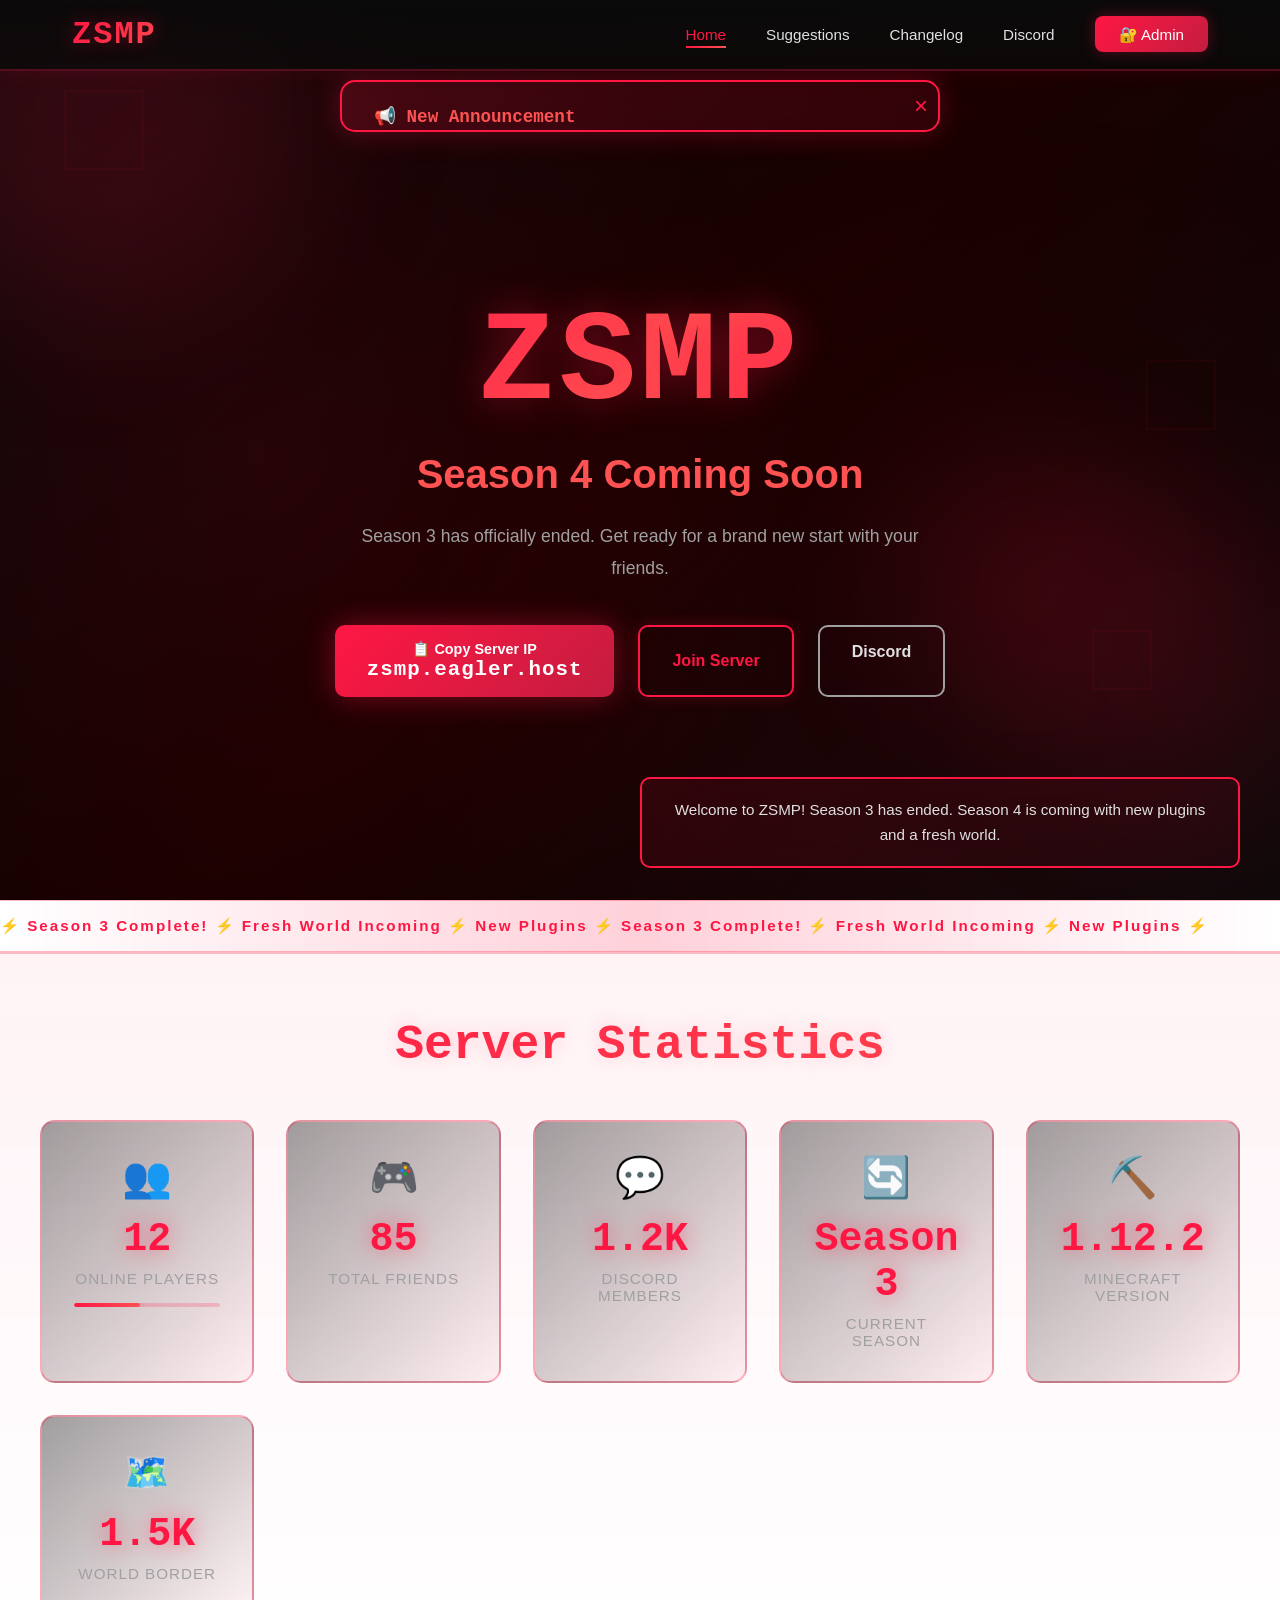
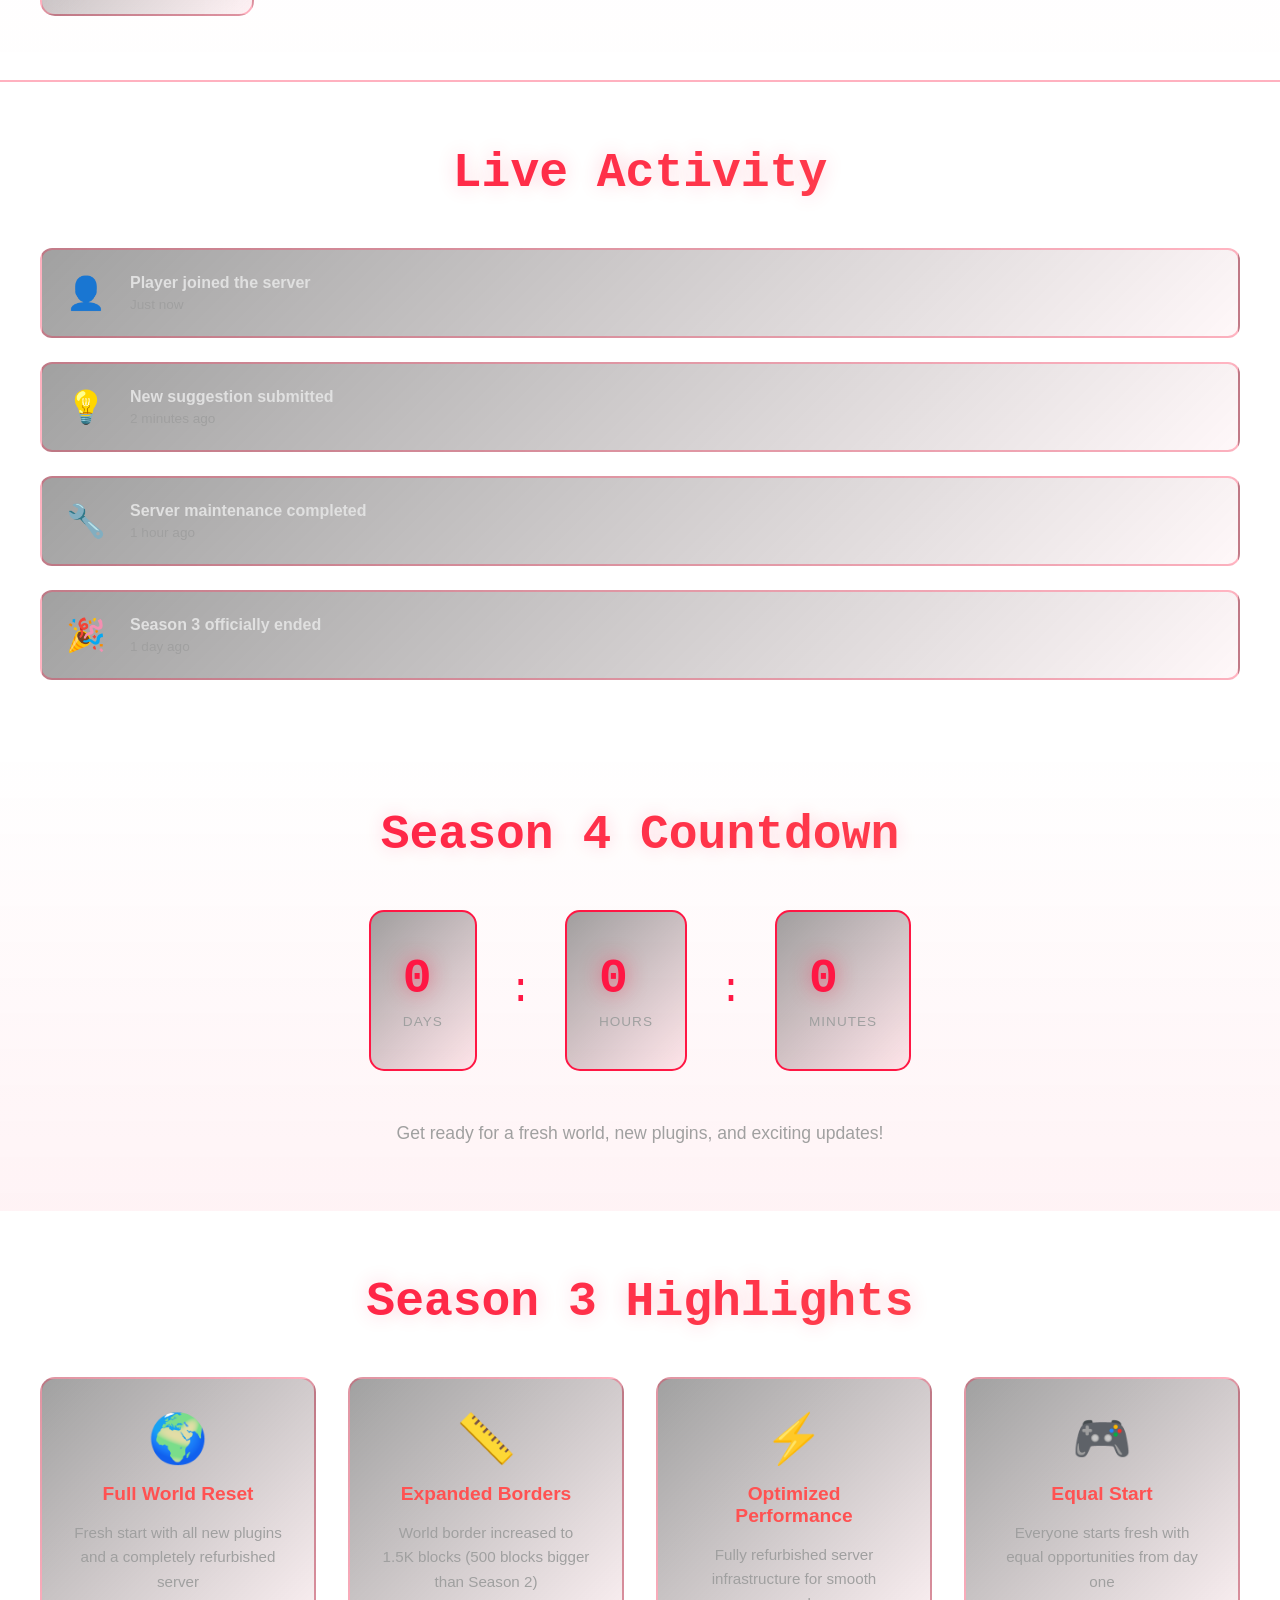
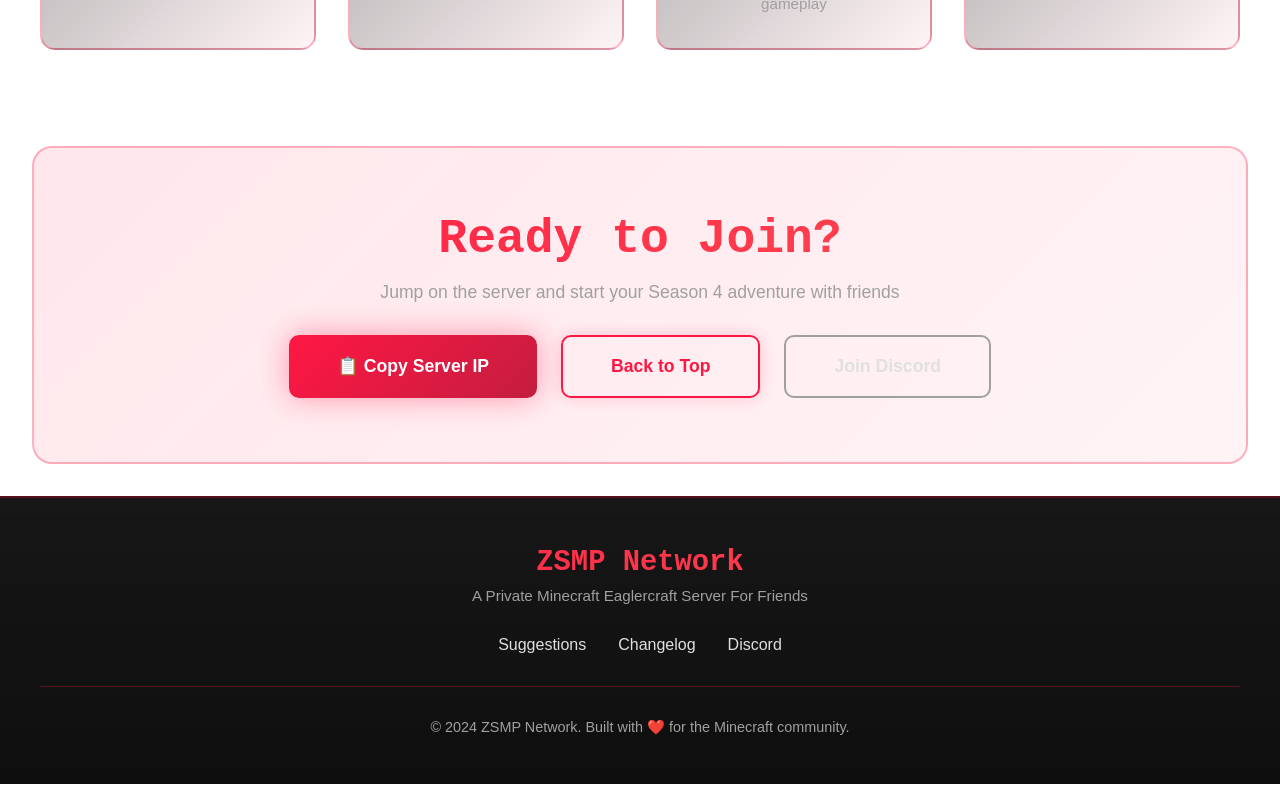
<file: index.html>
<!DOCTYPE html>
<html lang="en">
<head>
    <meta charset="UTF-8">
    <meta name="viewport" content="width=device-width, initial-scale=1.0">
    <title>ZSMP - Minecraft Eaglercraft Server</title>
    <link rel="stylesheet" href="style.css">
</head>
<body>
    <div class="animated-bg"></div>
    <div class="bg-particles" id="particleContainer"></div>
    <div class="cursor-glow" id="cursorGlow"></div>

    <!-- Loading Screen -->
    <div class="loading-screen" id="loadingScreen">
        <div class="loading-container">
            <div class="loading-cube"></div>
            <div class="loading-text">ZSMP</div>
            <div class="loading-bar">
                <div class="loading-progress"></div>
            </div>
        </div>
    </div>

    <!-- Announcement Banner -->
    <div class="announcement-banner" id="announcementBanner">
        <button class="announcement-close" onclick="closeAnnouncement()">×</button>
        <div class="announcement-title" id="announcementTitle">📢 New Announcement</div>
        <div class="announcement-content" id="announcementContent">Announcement content will appear here</div>
    </div>

    <!-- Navigation Bar -->
    <nav class="navbar">
        <div class="nav-container">
            <div class="nav-logo">ZSMP</div>
            <button class="mobile-menu-btn" id="mobileMenuBtn">☰</button>
            <ul class="nav-links" id="navLinks">
                <li><a href="index.html" class="active">Home</a></li>
                <li><a href="suggestions.html">Suggestions</a></li>
                <li><a href="changelog.html">Changelog</a></li>
                <li><a href="https://discord.gg/zsmp" target="_blank">Discord</a></li>
                <li><a href="admin.html" class="admin-link">🔐 Admin</a></li>
            </ul>
        </div>
    </nav>

    <!-- Hero Section -->
    <section class="hero" id="hero">
        <div class="hero-background">
            <div class="hero-glow hero-glow-1"></div>
            <div class="hero-glow hero-glow-2"></div>
            <div class="hero-glow hero-glow-3"></div>
        </div>

        <div class="floating-blocks">
            <div class="block block-1"></div>
            <div class="block block-2"></div>
            <div class="block block-3"></div>
        </div>

        <div class="hero-content">
            <h1 class="hero-title" id="heroTitle">ZSMP</h1>
            <h2 class="hero-subtitle" id="heroSubtitle">Season 4 Coming Soon</h2>
            <p class="hero-description" id="heroDescription">
                Season 3 has officially ended. Get ready for a brand new start with your friends.
            </p>

            <div class="hero-buttons">
                <button class="btn btn-primary" onclick="copyIP()">
                    <span class="btn-text">📋 Copy Server IP</span>
                    <span class="btn-ip" id="ipDisplay">zsmp.eagler.host</span>
                </button>
                <button class="btn btn-secondary" onclick="scrollToSection('stats')">Join Server</button>
                <a href="https://discord.gg/zsmp" target="_blank" class="btn btn-tertiary">Discord</a>
            </div>
        </div>

        <div class="hero-motd" id="heroMotd">
            Welcome to ZSMP! Season 3 has ended. Season 4 is coming with new plugins and a fresh world.
        </div>
    </section>

    <!-- MOTD Banner -->
    <div class="motd-scroll" id="motdScroll">
        <div class="motd-text">⚡ Season 3 Complete! ⚡ Fresh World Incoming ⚡ New Plugins ⚡ Season 3 Complete! ⚡ Fresh World Incoming ⚡ New Plugins ⚡</div>
    </div>

    <!-- Server Stats -->
    <section class="stats-section" id="stats">
        <div class="section-container">
            <h2 class="section-title">Server Statistics</h2>
            
            <div class="stats-grid">
                <div class="stat-card">
                    <div class="stat-icon">👥</div>
                    <div class="stat-number" id="onlinePlayers">12</div>
                    <div class="stat-label">Online Players</div>
                    <div class="stat-bar">
                        <div class="stat-fill" style="width: 45%;"></div>
                    </div>
                </div>

                <div class="stat-card">
                    <div class="stat-icon">🎮</div>
                    <div class="stat-number" id="totalPlayers">47</div>
                    <div class="stat-label">Total Friends</div>
                </div>

                <div class="stat-card">
                    <div class="stat-icon">💬</div>
                    <div class="stat-number">1.2K</div>
                    <div class="stat-label">Discord Members</div>
                </div>

                <div class="stat-card">
                    <div class="stat-icon">🔄</div>
                    <div class="stat-number">Season 3</div>
                    <div class="stat-label">Current Season</div>
                </div>

                <div class="stat-card">
                    <div class="stat-icon">⛏️</div>
                    <div class="stat-number">1.12.2</div>
                    <div class="stat-label">Minecraft Version</div>
                </div>

                <div class="stat-card">
                    <div class="stat-icon">🗺️</div>
                    <div class="stat-number">1.5K</div>
                    <div class="stat-label">World Border</div>
                </div>
            </div>
        </div>
    </section>

    <!-- Live Activity Feed -->
    <section class="activity-section">
        <div class="section-container">
            <h2 class="section-title">Live Activity</h2>
            
            <div class="activity-feed" id="activityFeed">
                <div class="activity-item">
                    <div class="activity-avatar">👤</div>
                    <div class="activity-content">
                        <div class="activity-title">Player joined the server</div>
                        <div class="activity-time">Just now</div>
                    </div>
                </div>

                <div class="activity-item">
                    <div class="activity-avatar">💡</div>
                    <div class="activity-content">
                        <div class="activity-title">New suggestion submitted</div>
                        <div class="activity-time">2 minutes ago</div>
                    </div>
                </div>

                <div class="activity-item">
                    <div class="activity-avatar">🔧</div>
                    <div class="activity-content">
                        <div class="activity-title">Server maintenance completed</div>
                        <div class="activity-time">1 hour ago</div>
                    </div>
                </div>

                <div class="activity-item">
                    <div class="activity-avatar">🎉</div>
                    <div class="activity-content">
                        <div class="activity-title">Season 3 officially ended</div>
                        <div class="activity-time">1 day ago</div>
                    </div>
                </div>
            </div>
        </div>
    </section>

    <!-- Countdown Section -->
    <section class="countdown-section">
        <div class="section-container">
            <h2 class="section-title">Season 4 Countdown</h2>
            
            <div class="countdown-container">
                <div class="countdown-box">
                    <div class="countdown-number" id="countdownDays">0</div>
                    <div class="countdown-label">Days</div>
                </div>
                <div class="countdown-separator">:</div>
                <div class="countdown-box">
                    <div class="countdown-number" id="countdownHours">0</div>
                    <div class="countdown-label">Hours</div>
                </div>
                <div class="countdown-separator">:</div>
                <div class="countdown-box">
                    <div class="countdown-number" id="countdownMinutes">0</div>
                    <div class="countdown-label">Minutes</div>
                </div>
            </div>

            <p class="countdown-text">Get ready for a fresh world, new plugins, and exciting updates!</p>
        </div>
    </section>

    <!-- Season 3 Highlights -->
    <section class="highlights-section">
        <div class="section-container">
            <h2 class="section-title">Season 3 Highlights</h2>
            
            <div class="highlights-grid">
                <div class="highlight-card">
                    <div class="highlight-icon">🌍</div>
                    <h3>Full World Reset</h3>
                    <p>Fresh start with all new plugins and a completely refurbished server</p>
                </div>

                <div class="highlight-card">
                    <div class="highlight-icon">📏</div>
                    <h3>Expanded Borders</h3>
                    <p>World border increased to 1.5K blocks (500 blocks bigger than Season 2)</p>
                </div>

                <div class="highlight-card">
                    <div class="highlight-icon">⚡</div>
                    <h3>Optimized Performance</h3>
                    <p>Fully refurbished server infrastructure for smooth gameplay</p>
                </div>

                <div class="highlight-card">
                    <div class="highlight-icon">🎮</div>
                    <h3>Equal Start</h3>
                    <p>Everyone starts fresh with equal opportunities from day one</p>
                </div>
            </div>
        </div>
    </section>

    <!-- Call to Action -->
    <section class="cta-section">
        <div class="section-container">
            <h2 class="cta-title">Ready to Join?</h2>
            <p class="cta-description">Jump on the server and start your Season 4 adventure with friends</p>
            
            <div class="cta-buttons">
                <button class="btn btn-primary btn-large" onclick="copyIP()">📋 Copy Server IP</button>
                <button class="btn btn-secondary btn-large" onclick="scrollToTop()">Back to Top</button>
                <a href="https://discord.gg/zsmp" target="_blank" class="btn btn-tertiary btn-large">Join Discord</a>
            </div>
        </div>
    </section>

    <!-- Footer -->
    <footer class="footer">
        <div class="footer-container">
            <div class="footer-content">
                <h3>ZSMP Network</h3>
                <p>A Private Minecraft Eaglercraft Server For Friends</p>
            </div>

            <div class="footer-links">
                <a href="suggestions.html">Suggestions</a>
                <a href="changelog.html">Changelog</a>
                <a href="https://discord.gg/zsmp" target="_blank">Discord</a>
            </div>

            <div class="footer-bottom">
                <p>&copy; 2024 ZSMP Network. Built with ❤️ for the Minecraft community.</p>
            </div>
        </div>
    </footer>

    <!-- Toast Notifications -->
    <div class="toast-container" id="toastContainer"></div>

    <script src="script.js"></script>
</body>
</html>
</file>
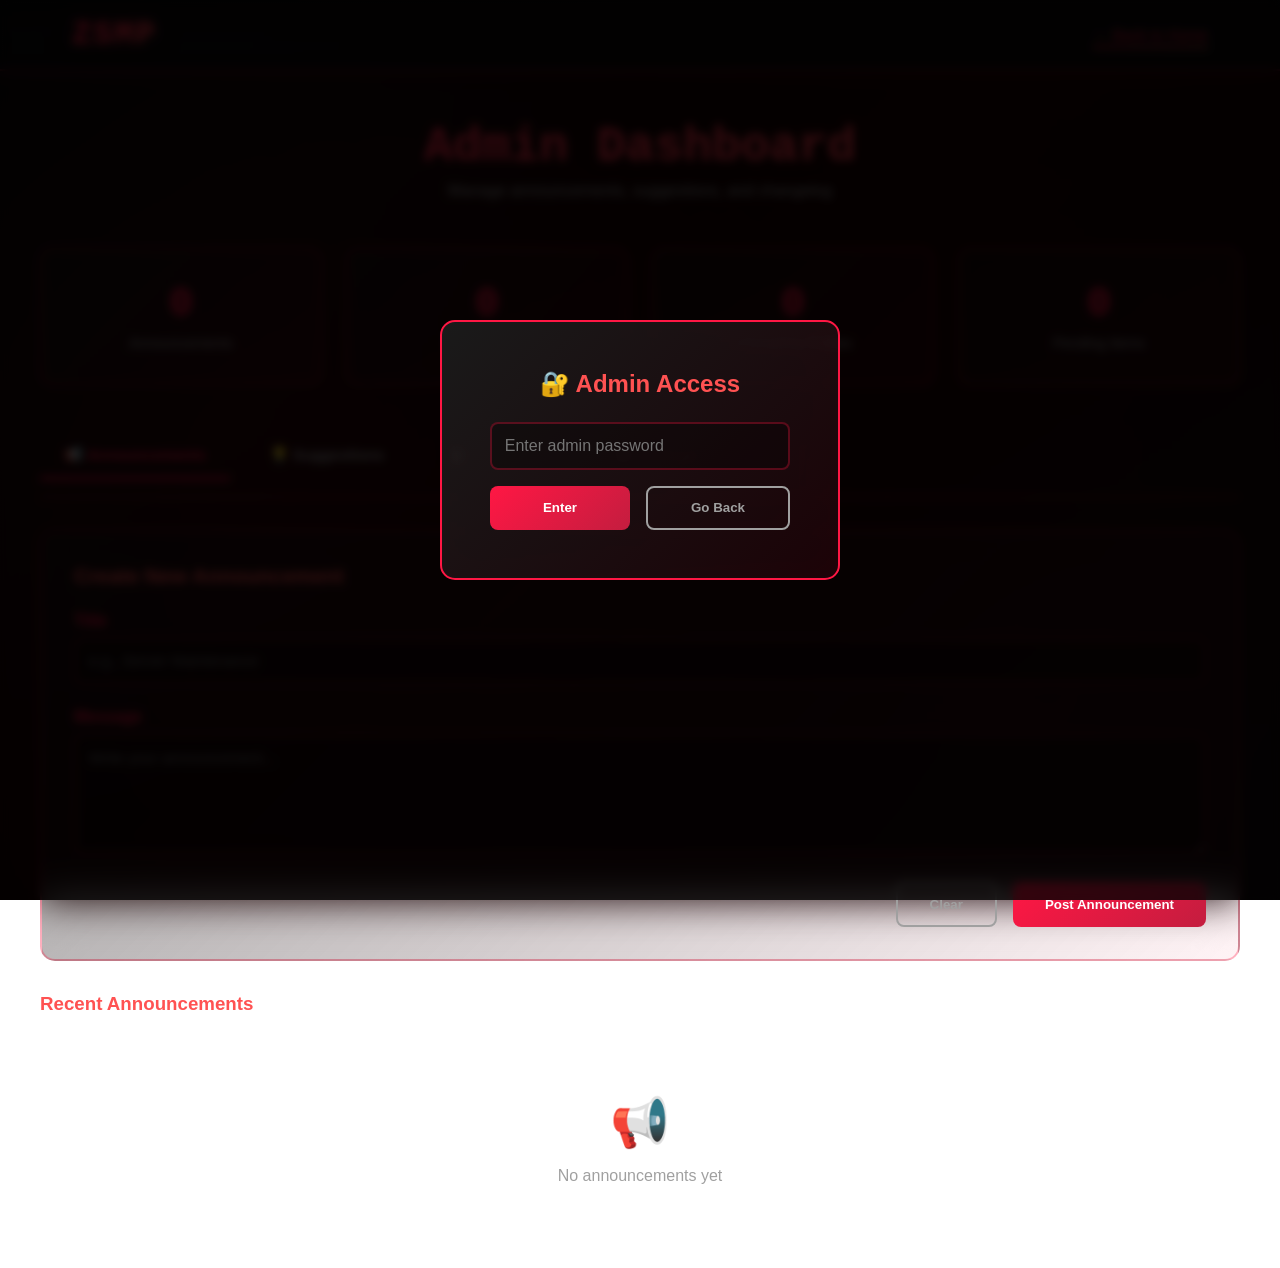
<file: admin/index.html>
<!DOCTYPE html>
<html lang="en">
<head>
    <meta charset="UTF-8">
    <meta name="viewport" content="width=device-width, initial-scale=1.0">
    <title>Admin Panel - ZSMP</title>
    <link rel="stylesheet" href="style.css">
    <style>
        .admin-container {
            min-height: 100vh;
            padding: 120px 2rem 2rem;
        }

        .admin-header {
            text-align: center;
            margin-bottom: 3rem;
        }

        .admin-header h1 {
            font-family: 'Orbitron', monospace;
            font-size: clamp(2rem, 5vw, 3rem);
            background: linear-gradient(135deg, var(--primary-red), var(--light-red));
            -webkit-background-clip: text;
            -webkit-text-fill-color: transparent;
            background-clip: text;
            margin-bottom: 0.5rem;
        }

        .admin-header p {
            color: var(--text-muted);
        }

        .admin-tabs {
            display: flex;
            gap: 1rem;
            margin-bottom: 2rem;
            border-bottom: 2px solid var(--glass-border);
            overflow-x: auto;
            padding-bottom: 1rem;
            flex-wrap: wrap;
        }

        .admin-tab {
            padding: 0.8rem 1.5rem;
            background: transparent;
            border: none;
            color: var(--text-muted);
            cursor: pointer;
            font-weight: 600;
            border-bottom: 3px solid transparent;
            transition: all 0.3s ease;
            font-size: 0.95rem;
            white-space: nowrap;
        }

        .admin-tab:hover {
            color: var(--primary-red);
        }

        .admin-tab.active {
            color: var(--primary-red);
            border-bottom-color: var(--primary-red);
        }

        .admin-content {
            display: none;
        }

        .admin-content.active {
            display: block;
            animation: slideInUp 0.3s ease-out;
        }

        .admin-form {
            background: linear-gradient(135deg, var(--glass-bg), rgba(255, 23, 68, 0.05));
            border: 2px solid var(--glass-border);
            border-radius: 15px;
            padding: 2rem;
            backdrop-filter: blur(20px);
            margin-bottom: 2rem;
        }

        .admin-form h3 {
            color: var(--light-red);
            margin-bottom: 1.5rem;
            font-size: 1.3rem;
        }

        .form-group {
            margin-bottom: 1.5rem;
        }

        .form-group label {
            display: block;
            color: var(--primary-red);
            margin-bottom: 0.5rem;
            font-weight: 600;
        }

        .form-group input,
        .form-group textarea,
        .form-group select {
            width: 100%;
            padding: 0.8rem;
            background: rgba(0, 0, 0, 0.3);
            border: 2px solid var(--glass-border);
            border-radius: 8px;
            color: var(--text-light);
            font-family: 'Inter', sans-serif;
            transition: all 0.3s ease;
            font-size: 0.95rem;
        }

        .form-group input:focus,
        .form-group textarea:focus,
        .form-group select:focus {
            outline: none;
            border-color: var(--primary-red);
            box-shadow: 0 0 20px rgba(255, 23, 68, 0.3);
        }

        .form-group textarea {
            resize: vertical;
            min-height: 120px;
        }

        .form-buttons {
            display: flex;
            gap: 1rem;
            justify-content: flex-end;
        }

        .btn-submit {
            padding: 0.8rem 2rem;
            background: linear-gradient(135deg, var(--primary-red), var(--dark-red));
            border: none;
            border-radius: 8px;
            color: #fff;
            font-weight: 600;
            cursor: pointer;
            transition: all 0.3s ease;
        }

        .btn-submit:hover {
            transform: translateY(-3px);
            box-shadow: 0 0 25px rgba(255, 23, 68, 0.5);
        }

        .btn-reset {
            padding: 0.8rem 2rem;
            background: transparent;
            border: 2px solid var(--text-muted);
            border-radius: 8px;
            color: var(--text-muted);
            font-weight: 600;
            cursor: pointer;
            transition: all 0.3s ease;
        }

        .btn-reset:hover {
            border-color: var(--primary-red);
            color: var(--primary-red);
        }

        .admin-list {
            display: grid;
            gap: 1.5rem;
        }

        .admin-item {
            background: linear-gradient(135deg, var(--glass-bg), rgba(255, 23, 68, 0.03));
            border: 2px solid var(--glass-border);
            border-radius: 12px;
            padding: 1.5rem;
            transition: all 0.3s ease;
        }

        .admin-item:hover {
            border-color: var(--primary-red);
            box-shadow: 0 0 20px rgba(255, 23, 68, 0.3);
        }

        .admin-item-header {
            display: flex;
            justify-content: space-between;
            align-items: start;
            margin-bottom: 1rem;
            gap: 1rem;
        }

        .admin-item-title {
            color: var(--light-red);
            font-weight: 700;
            font-size: 1.1rem;
        }

        .admin-item-content {
            color: var(--text-light);
            margin-bottom: 1rem;
            line-height: 1.6;
        }

        .admin-item-actions {
            display: flex;
            gap: 0.5rem;
            flex-wrap: wrap;
        }

        .action-btn {
            padding: 0.5rem 1rem;
            border: none;
            border-radius: 5px;
            cursor: pointer;
            font-weight: 600;
            font-size: 0.85rem;
            transition: all 0.3s ease;
        }

        .action-btn.approve {
            background: rgba(0, 255, 0, 0.2);
            color: var(--accent-green);
            border: 1px solid var(--accent-green);
        }

        .action-btn.approve:hover {
            background: rgba(0, 255, 0, 0.3);
        }

        .action-btn.reject {
            background: rgba(255, 100, 100, 0.2);
            color: #ff6464;
            border: 1px solid #ff6464;
        }

        .action-btn.reject:hover {
            background: rgba(255, 100, 100, 0.3);
        }

        .action-btn.delete {
            background: rgba(255, 23, 68, 0.2);
            color: var(--primary-red);
            border: 1px solid var(--primary-red);
        }

        .action-btn.delete:hover {
            background: rgba(255, 23, 68, 0.3);
        }

        .stats-grid {
            display: grid;
            grid-template-columns: repeat(auto-fit, minmax(200px, 1fr));
            gap: 1.5rem;
            margin-bottom: 3rem;
        }

        .stats-box {
            background: linear-gradient(135deg, var(--glass-bg), rgba(255, 23, 68, 0.05));
            border: 2px solid var(--glass-border);
            border-radius: 12px;
            padding: 2rem;
            text-align: center;
            transition: all 0.3s ease;
        }

        .stats-box:hover {
            border-color: var(--primary-red);
            box-shadow: 0 0 20px rgba(255, 23, 68, 0.3);
        }

        .stats-number {
            font-family: 'Orbitron', monospace;
            font-size: 2.5rem;
            color: var(--primary-red);
            font-weight: 900;
        }

        .stats-label {
            color: var(--text-muted);
            font-size: 0.9rem;
            margin-top: 0.5rem;
        }

        .empty-state {
            text-align: center;
            padding: 3rem 2rem;
            color: var(--text-muted);
        }

        .empty-state-icon {
            font-size: 3rem;
            margin-bottom: 1rem;
        }

        .password-modal {
            position: fixed;
            top: 0;
            left: 0;
            width: 100%;
            height: 100%;
            background: rgba(0, 0, 0, 0.8);
            display: flex;
            align-items: center;
            justify-content: center;
            z-index: 2000;
            backdrop-filter: blur(5px);
        }

        .password-modal.hidden {
            display: none;
        }

        .password-box {
            background: linear-gradient(135deg, var(--dark-bg), rgba(255, 23, 68, 0.1));
            border: 2px solid var(--primary-red);
            border-radius: 15px;
            padding: 3rem;
            max-width: 400px;
            width: 90%;
            backdrop-filter: blur(20px);
            animation: slideInUp 0.3s ease-out;
        }

        .password-box h2 {
            color: var(--light-red);
            margin-bottom: 1.5rem;
            text-align: center;
        }

        .password-box input {
            width: 100%;
            padding: 0.8rem;
            background: rgba(0, 0, 0, 0.3);
            border: 2px solid var(--glass-border);
            border-radius: 8px;
            color: var(--text-light);
            font-size: 1rem;
            margin-bottom: 1rem;
            transition: all 0.3s ease;
        }

        .password-box input:focus {
            outline: none;
            border-color: var(--primary-red);
            box-shadow: 0 0 20px rgba(255, 23, 68, 0.3);
        }

        .password-buttons {
            display: flex;
            gap: 1rem;
            justify-content: space-between;
        }

        .password-box button {
            flex: 1;
            padding: 0.8rem;
            border: none;
            border-radius: 8px;
            cursor: pointer;
            font-weight: 600;
            transition: all 0.3s ease;
        }

        .password-box .btn-submit {
            background: linear-gradient(135deg, var(--primary-red), var(--dark-red));
            color: #fff;
        }

        .password-box .btn-reset {
            background: transparent;
            border: 2px solid var(--text-muted);
            color: var(--text-muted);
        }

        .password-error {
            color: #ff6464;
            text-align: center;
            margin-bottom: 1rem;
            font-weight: 600;
        }
    </style>
</head>
<body>
    <div class="animated-bg"></div>
    <div class="bg-particles" id="particleContainer"></div>
    <div class="cursor-glow" id="cursorGlow"></div>

    <!-- Password Modal -->
    <div class="password-modal" id="passwordModal">
        <div class="password-box">
            <h2>🔐 Admin Access</h2>
            <div class="password-error" id="passwordError" style="display: none;">Incorrect password</div>
            <input type="password" id="passwordInput" placeholder="Enter admin password" onkeypress="if(event.key==='Enter') checkPassword()">
            <div class="password-buttons">
                <button type="button" class="btn-submit" onclick="checkPassword()">Enter</button>
                <button type="button" class="btn-reset" onclick="window.location.href='index.html'">Go Back</button>
            </div>
        </div>
    </div>

    <!-- Navigation Bar -->
    <nav class="navbar">
        <div class="nav-container">
            <div class="nav-logo">ZSMP</div>
            <ul class="nav-links" id="navLinks" style="gap: 1rem;">
                <li><a href="index.html">← Back to Home</a></li>
            </ul>
        </div>
    </nav>

    <!-- Admin Container -->
    <div class="admin-container">
        <div class="section-container">
            <div class="admin-header">
                <h1>Admin Dashboard</h1>
                <p>Manage announcements, suggestions, and changelog</p>
            </div>

            <!-- Stats Overview -->
            <div class="stats-grid">
                <div class="stats-box">
                    <div class="stats-number" id="statsAnnouncements">0</div>
                    <div class="stats-label">Announcements</div>
                </div>
                <div class="stats-box">
                    <div class="stats-number" id="statsSuggestions">0</div>
                    <div class="stats-label">Suggestions</div>
                </div>
                <div class="stats-box">
                    <div class="stats-number" id="statsChangelog">0</div>
                    <div class="stats-label">Changelog Entries</div>
                </div>
                <div class="stats-box">
                    <div class="stats-number" id="statsPending">0</div>
                    <div class="stats-label">Pending Items</div>
                </div>
            </div>

            <!-- Tabs -->
            <div class="admin-tabs">
                <button class="admin-tab active" onclick="switchTab('announcements')">📢 Announcements</button>
                <button class="admin-tab" onclick="switchTab('suggestions')">💡 Suggestions</button>
                <button class="admin-tab" onclick="switchTab('changelog')">📋 Changelog</button>
                <button class="admin-tab" onclick="switchTab('settings')">⚙️ Settings</button>
            </div>

            <!-- Announcements Tab -->
            <div class="admin-content active" id="announcements">
                <div class="admin-form">
                    <h3>Create New Announcement</h3>
                    <form onsubmit="postAnnouncement(event)">
                        <div class="form-group">
                            <label for="announcementTitleInput">Title</label>
                            <input type="text" id="announcementTitleInput" placeholder="e.g., Server Maintenance" required>
                        </div>
                        <div class="form-group">
                            <label for="announcementContentInput">Message</label>
                            <textarea id="announcementContentInput" placeholder="Write your announcement..." required></textarea>
                        </div>
                        <div class="form-buttons">
                            <button type="reset" class="btn-reset">Clear</button>
                            <button type="submit" class="btn-submit">Post Announcement</button>
                        </div>
                    </form>
                </div>

                <h3 style="color: var(--light-red); margin: 2rem 0;">Recent Announcements</h3>
                <div id="announcementsList" class="admin-list">
                    <div class="empty-state">
                        <div class="empty-state-icon">📢</div>
                        <p>No announcements yet</p>
                    </div>
                </div>
            </div>

            <!-- Suggestions Tab -->
            <div class="admin-content" id="suggestions">
                <h3 style="color: var(--light-red); margin-bottom: 2rem;">Manage Suggestions</h3>
                <div id="suggestionsList" class="admin-list">
                    <div class="empty-state">
                        <div class="empty-state-icon">💡</div>
                        <p>No suggestions yet</p>
                    </div>
                </div>
            </div>

            <!-- Changelog Tab -->
            <div class="admin-content" id="changelog">
                <div class="admin-form">
                    <h3>Create Changelog Entry</h3>
                    <form onsubmit="addChangelogEntry(event)">
                        <div class="form-group">
                            <label for="changelogTitle">Title</label>
                            <input type="text" id="changelogTitle" placeholder="e.g., Bug Fixes and Balance Changes" required>
                        </div>
                        <div class="form-group">
                            <label for="changelogContent">Description</label>
                            <textarea id="changelogContent" placeholder="Describe the changes..." required></textarea>
                        </div>
                        <div class="form-group">
                            <label for="changelogTag">Category</label>
                            <select id="changelogTag" required>
                                <option value="">Select a category</option>
                                <option value="added">Added</option>
                                <option value="fixed">Fixed</option>
                                <option value="change">Changed</option>
                                <option value="removed">Removed</option>
                            </select>
                        </div>
                        <div class="form-buttons">
                            <button type="reset" class="btn-reset">Clear</button>
                            <button type="submit" class="btn-submit">Add Entry</button>
                        </div>
                    </form>
                </div>

                <h3 style="color: var(--light-red); margin: 2rem 0;">Changelog Entries</h3>
                <div id="changelogList" class="admin-list">
                    <div class="empty-state">
                        <div class="empty-state-icon">📋</div>
                        <p>No entries yet</p>
                    </div>
                </div>
            </div>

            <!-- Settings Tab -->
            <div class="admin-content" id="settings">
                <div class="admin-form">
                    <h3>Site Settings</h3>
                    <form onsubmit="saveSettings(event)">
                        <div class="form-group">
                            <label for="settingsServerIP">Server IP</label>
                            <input type="text" id="settingsServerIP" placeholder="zsmp.eagler.host">
                        </div>
                        <div class="form-group">
                            <label for="settingsDiscord">Discord URL</label>
                            <input type="text" id="settingsDiscord" placeholder="https://discord.gg/zsmp">
                        </div>
                        <div class="form-group">
                            <label for="settingsHeroTitle">Hero Title</label>
                            <input type="text" id="settingsHeroTitle" placeholder="ZSMP">
                        </div>
                        <div class="form-group">
                            <label for="settingsHeroSubtitle">Hero Subtitle</label>
                            <input type="text" id="settingsHeroSubtitle" placeholder="Season 4 Coming Soon">
                        </div>
                        <div class="form-buttons">
                            <button type="reset" class="btn-reset">Reset</button>
                            <button type="submit" class="btn-submit">Save Settings</button>
                        </div>
                    </form>
                </div>
            </div>
        </div>
    </div>

    <!-- Toast Notifications -->
    <div class="toast-container" id="toastContainer"></div>

    <script src="script.js"></script>
    <script>
        // Password protection
        const ADMIN_PASSWORD = 'admin123'; // Change this!

        function checkPassword() {
            const input = document.getElementById('passwordInput').value;
            const errorEl = document.getElementById('passwordError');

            if (input === ADMIN_PASSWORD) {
                document.getElementById('passwordModal').classList.add('hidden');
                initializeAdmin();
            } else {
                errorEl.style.display = 'block';
                document.getElementById('passwordInput').value = '';
                setTimeout(() => {
                    errorEl.style.display = 'none';
                }, 3000);
            }
        }

        function initializeAdmin() {
            generateParticles();
            setupCursorGlow();
            updateStatsOverview();
            loadAdminLists();
            loadSettings();
        }

        function switchTab(tabName) {
            document.querySelectorAll('.admin-content').forEach(el => {
                el.classList.remove('active');
            });
            document.querySelectorAll('.admin-tab').forEach(el => {
                el.classList.remove('active');
            });

            document.getElementById(tabName).classList.add('active');
            event.target.classList.add('active');

            if (tabName === 'suggestions') {
                loadSuggestionsAdmin();
            } else if (tabName === 'changelog') {
                loadChangelogAdmin();
            } else if (tabName === 'announcements') {
                loadAnnouncementsAdmin();
            }
        }

        function updateStatsOverview() {
            const announcements = getStoredData(CONFIG.STORAGE_KEYS.announcements);
            const suggestions = getStoredData(CONFIG.STORAGE_KEYS.suggestions);
            const changelog = getStoredData(CONFIG.STORAGE_KEYS.changelog);
            const pending = suggestions.filter(s => s.status === 'pending').length;

            document.getElementById('statsAnnouncements').textContent = announcements.length;
            document.getElementById('statsSuggestions').textContent = suggestions.length;
            document.getElementById('statsChangelog').textContent = changelog.length;
            document.getElementById('statsPending').textContent = pending;
        }

        function loadAdminLists() {
            loadAnnouncementsAdmin();
            loadSuggestionsAdmin();
            loadChangelogAdmin();
        }

        function loadAnnouncementsAdmin() {
            const container = document.getElementById('announcementsList');
            const announcements = getStoredData(CONFIG.STORAGE_KEYS.announcements);

            if (announcements.length === 0) {
                container.innerHTML = '<div class="empty-state"><div class="empty-state-icon">📢</div><p>No announcements yet</p></div>';
                return;
            }

            container.innerHTML = announcements.map((item, index) => `
                <div class="admin-item" style="animation-delay: ${index * 0.05}s;">
                    <div class="admin-item-header">
                        <div>
                            <div class="admin-item-title">${escapeHtml(item.title)}</div>
                            <small style="color: var(--text-muted);">${item.timestamp}</small>
                        </div>
                    </div>
                    <div class="admin-item-content">${escapeHtml(item.content)}</div>
                    <div class="admin-item-actions">
                        <button class="action-btn delete" onclick="deleteAnnouncement(${item.id})">Delete</button>
                    </div>
                </div>
            `).join('');
        }

        function loadSuggestionsAdmin() {
            const container = document.getElementById('suggestionsList');
            const suggestions = getStoredData(CONFIG.STORAGE_KEYS.suggestions);

            if (suggestions.length === 0) {
                container.innerHTML = '<div class="empty-state"><div class="empty-state-icon">💡</div><p>No suggestions yet</p></div>';
                return;
            }

            container.innerHTML = suggestions.map((item, index) => `
                <div class="admin-item" style="animation-delay: ${index * 0.05}s;">
                    <div class="admin-item-header">
                        <div>
                            <div class="admin-item-title">${escapeHtml(item.author)}</div>
                            <small style="color: var(--text-muted);">${item.timestamp}</small>
                        </div>
                    </div>
                    <div class="admin-item-content">${escapeHtml(item.content)}</div>
                    <div class="admin-item-actions">
                        <button class="action-btn approve" onclick="updateSuggestionStatus(${item.id}, 'approved')">Approve</button>
                        <button class="action-btn reject" onclick="updateSuggestionStatus(${item.id}, 'rejected')">Reject</button>
                        <button class="action-btn delete" onclick="deleteSuggestion(${item.id})">Delete</button>
                    </div>
                </div>
            `).join('');
        }

        function loadChangelogAdmin() {
            const container = document.getElementById('changelogList');
            const changelog = getStoredData(CONFIG.STORAGE_KEYS.changelog);

            if (changelog.length === 0) {
                container.innerHTML = '<div class="empty-state"><div class="empty-state-icon">📋</div><p>No entries yet</p></div>';
                return;
            }

            container.innerHTML = changelog.map((item, index) => `
                <div class="admin-item" style="animation-delay: ${index * 0.05}s;">
                    <div class="admin-item-header">
                        <div>
                            <div class="admin-item-title">v${item.version} - ${escapeHtml(item.title)}</div>
                            <small style="color: var(--text-muted);">${item.date}</small>
                        </div>
                    </div>
                    <div class="admin-item-content">${escapeHtml(item.content)}</div>
                    <div class="admin-item-actions">
                        <button class="action-btn delete" onclick="deleteChangelog(${item.id})">Delete</button>
                    </div>
                </div>
            `).join('');
        }

        function deleteSuggestion(id) {
            if (confirm('Delete this suggestion?')) {
                let suggestions = getStoredData(CONFIG.STORAGE_KEYS.suggestions);
                suggestions = suggestions.filter(s => s.id !== id);
                saveData(CONFIG.STORAGE_KEYS.suggestions, suggestions);
                loadSuggestionsAdmin();
                updateStatsOverview();
                showToast('✓ Suggestion deleted', 'success');
            }
        }

        function deleteAnnouncement(id) {
            if (confirm('Delete this announcement?')) {
                let announcements = getStoredData(CONFIG.STORAGE_KEYS.announcements);
                announcements = announcements.filter(a => a.id !== id);
                saveData(CONFIG.STORAGE_KEYS.announcements, announcements);
                loadAnnouncementsAdmin();
                updateStatsOverview();
                showToast('✓ Announcement deleted', 'success');
            }
        }

        function deleteChangelog(id) {
            if (confirm('Delete this changelog entry?')) {
                let changelog = getStoredData(CONFIG.STORAGE_KEYS.changelog);
                changelog = changelog.filter(c => c.id !== id);
                saveData(CONFIG.STORAGE_KEYS.changelog, changelog);
                loadChangelogAdmin();
                updateStatsOverview();
                showToast('✓ Entry deleted', 'success');
            }
        }

        function loadSettings() {
            const settings = getSettings();
            document.getElementById('settingsServerIP').value = settings.serverIP;
            document.getElementById('settingsDiscord').value = settings.discordURL;
            document.getElementById('settingsHeroTitle').value = settings.heroTitle;
            document.getElementById('settingsHeroSubtitle').value = settings.heroSubtitle;
        }

        function saveSettings(event) {
            event.preventDefault();

            const settings = {
                serverIP: document.getElementById('settingsServerIP').value,
                discordURL: document.getElementById('settingsDiscord').value,
                heroTitle: document.getElementById('settingsHeroTitle').value,
                heroSubtitle: document.getElementById('settingsHeroSubtitle').value
            };

            saveData(CONFIG.STORAGE_KEYS.settings, settings);
            showToast('✓ Settings saved successfully!', 'success');
        }

        // Override postAnnouncement to refresh list
        const originalPostAnnouncement = window.postAnnouncement;
        window.postAnnouncement = function(event) {
            originalPostAnnouncement(event);
            loadAnnouncementsAdmin();
            updateStatsOverview();
        };

        // Initialize
        document.addEventListener('DOMContentLoaded', () => {
            // Keep password modal visible until correct password
        });
    </script>
</body>
</html>
</file>
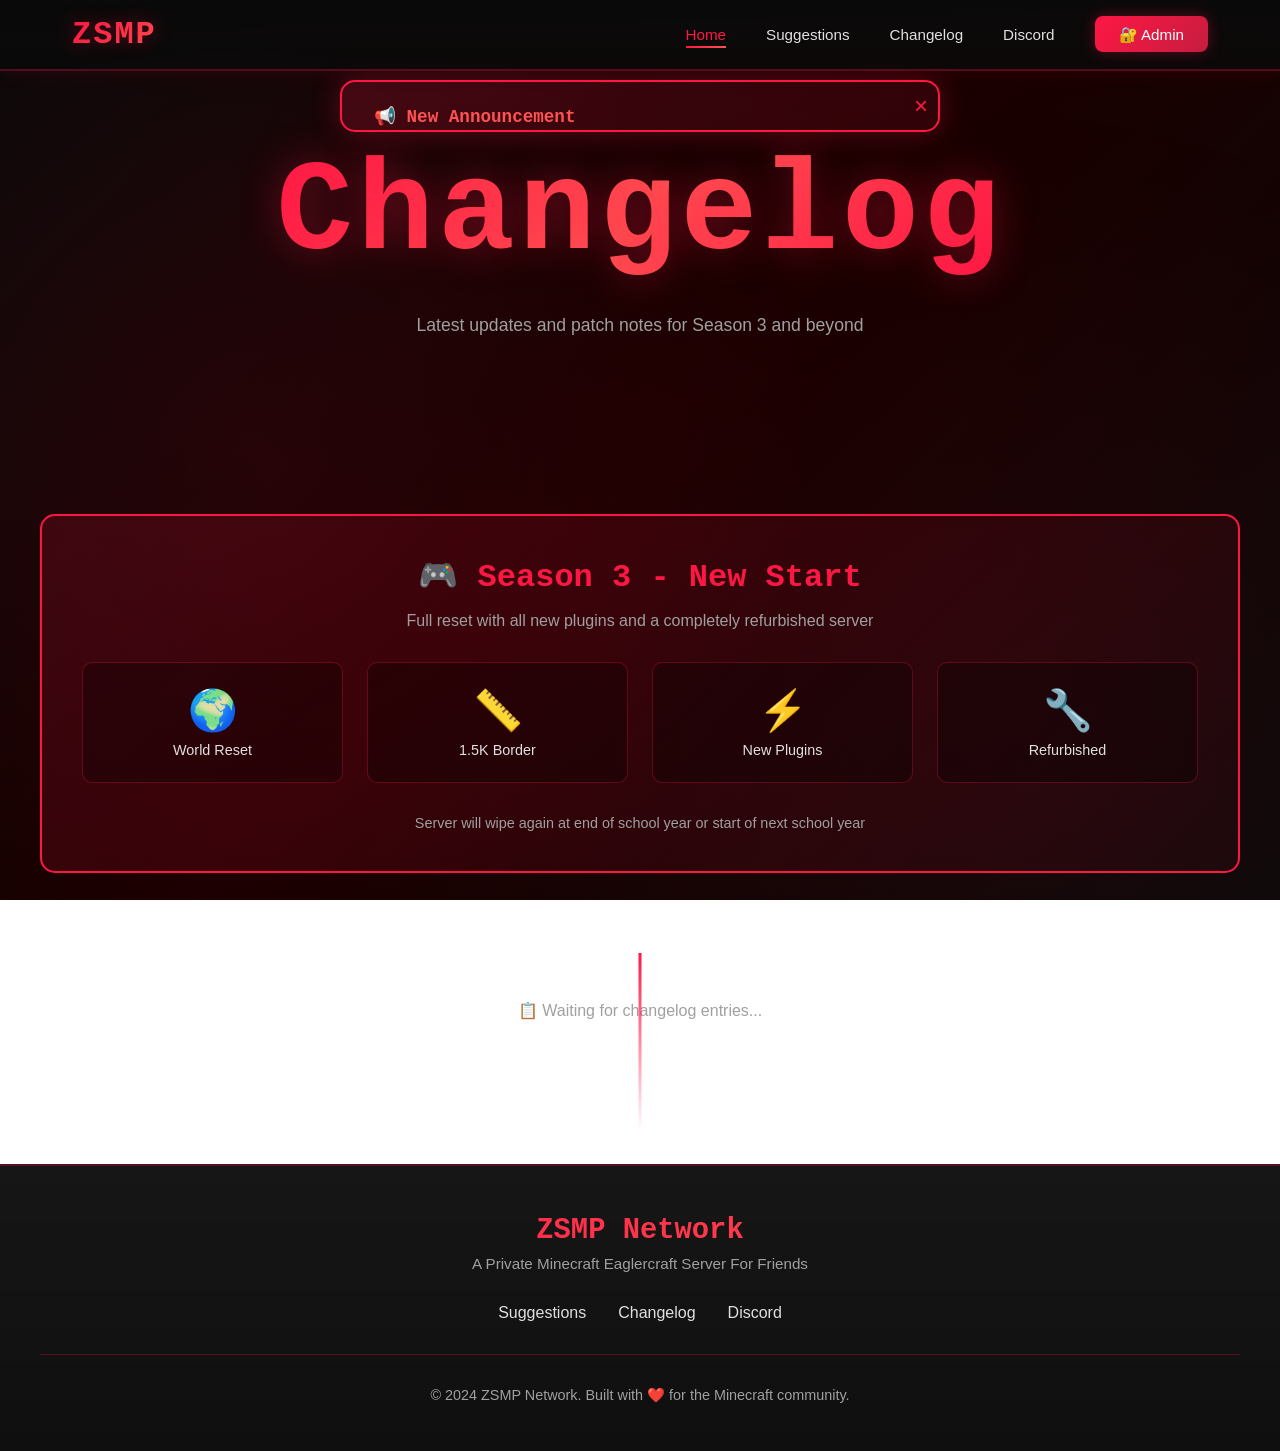
<file: changelog/index.html>
<!DOCTYPE html>
<html lang="en">
<head>
    <meta charset="UTF-8">
    <meta name="viewport" content="width=device-width, initial-scale=1.0">
    <title>Changelog - ZSMP Minecraft Server</title>
    <link rel="stylesheet" href="style.css">
    <style>
        .changelog-timeline {
            position: relative;
            padding: 2rem 0;
        }

        .changelog-timeline::before {
            content: '';
            position: absolute;
            left: 50%;
            transform: translateX(-50%);
            width: 3px;
            height: 100%;
            background: linear-gradient(180deg, var(--primary-red), transparent);
        }

        @media (max-width: 768px) {
            .changelog-timeline::before {
                left: 20px;
            }
        }

        .changelog-entry {
            display: grid;
            grid-template-columns: 1fr 1fr;
            gap: 2rem;
            margin-bottom: 3rem;
            align-items: start;
        }

        .changelog-entry:nth-child(odd) .changelog-content {
            order: -1;
        }

        @media (max-width: 768px) {
            .changelog-entry {
                grid-template-columns: 1fr;
            }

            .changelog-entry:nth-child(odd) .changelog-content {
                order: 0;
            }
        }

        .changelog-dot {
            position: absolute;
            width: 20px;
            height: 20px;
            background: var(--primary-red);
            border: 4px solid var(--dark-bg);
            border-radius: 50%;
            left: 50%;
            transform: translateX(-50%);
            z-index: 10;
            box-shadow: 0 0 20px rgba(255, 23, 68, 0.6);
        }

        @media (max-width: 768px) {
            .changelog-dot {
                left: 20px;
            }
        }

        .changelog-content {
            background: linear-gradient(135deg, var(--glass-bg), rgba(255, 23, 68, 0.05));
            border: 2px solid var(--glass-border);
            border-radius: 15px;
            padding: 2rem;
            backdrop-filter: blur(20px);
            transition: all 0.3s ease;
            animation: slideInUp 0.6s ease-out;
            animation-fill-mode: both;
        }

        .changelog-content:hover {
            border-color: var(--primary-red);
            box-shadow: 0 0 30px rgba(255, 23, 68, 0.4);
            transform: translateY(-5px);
        }

        .changelog-version {
            font-family: 'Orbitron', monospace;
            font-size: 1.5rem;
            font-weight: 900;
            color: var(--primary-red);
            margin-bottom: 0.5rem;
        }

        .changelog-date {
            color: var(--text-muted);
            font-size: 0.85rem;
            margin-bottom: 1rem;
        }

        .changelog-tag {
            display: inline-block;
            padding: 0.4rem 0.8rem;
            border-radius: 5px;
            font-size: 0.75rem;
            font-weight: 600;
            margin-right: 0.5rem;
            margin-bottom: 1rem;
        }

        .changelog-tag.added {
            background: rgba(0, 255, 0, 0.2);
            color: var(--accent-green);
            border: 1px solid var(--accent-green);
        }

        .changelog-tag.fixed {
            background: rgba(255, 23, 68, 0.2);
            color: var(--primary-red);
            border: 1px solid var(--primary-red);
        }

        .changelog-tag.change {
            background: rgba(100, 200, 255, 0.2);
            color: #64c8ff;
            border: 1px solid #64c8ff;
        }

        .changelog-tag.removed {
            background: rgba(255, 100, 100, 0.2);
            color: #ff6464;
            border: 1px solid #ff6464;
        }

        .changelog-details {
            color: var(--text-light);
            line-height: 1.8;
            font-size: 0.95rem;
            margin-bottom: 1rem;
        }

        .changelog-list {
            list-style: none;
            margin: 1rem 0;
        }

        .changelog-list li {
            padding: 0.5rem 0 0.5rem 1.5rem;
            position: relative;
            color: var(--text-light);
        }

        .changelog-list li::before {
            content: '▸';
            position: absolute;
            left: 0;
            color: var(--primary-red);
        }

        .changelog-header {
            text-align: center;
            margin-bottom: 3rem;
        }

        .changelog-search {
            margin: 2rem 0;
            display: flex;
            justify-content: center;
            gap: 1rem;
            flex-wrap: wrap;
        }

        .changelog-search input {
            padding: 0.8rem 1.5rem;
            background: rgba(0, 0, 0, 0.3);
            border: 2px solid var(--glass-border);
            border-radius: 8px;
            color: var(--text-light);
            flex: 1;
            min-width: 200px;
            max-width: 300px;
            transition: all 0.3s ease;
        }

        .changelog-search input:focus {
            outline: none;
            border-color: var(--primary-red);
            box-shadow: 0 0 20px rgba(255, 23, 68, 0.3);
        }

        .changelog-search input::placeholder {
            color: var(--text-muted);
        }

        .season-3-highlight {
            background: linear-gradient(135deg, rgba(255, 23, 68, 0.15), rgba(255, 23, 68, 0.05));
            border: 2px solid var(--primary-red);
            border-radius: 15px;
            padding: 2.5rem;
            margin-bottom: 3rem;
            text-align: center;
            animation: slideInUp 0.6s ease-out;
        }

        .season-3-highlight h3 {
            font-family: 'Orbitron', monospace;
            font-size: 2rem;
            color: var(--primary-red);
            margin-bottom: 1rem;
        }

        .season-3-highlight .highlight-items {
            display: grid;
            grid-template-columns: repeat(auto-fit, minmax(150px, 1fr));
            gap: 1.5rem;
            margin-top: 2rem;
        }

        .highlight-item {
            background: rgba(0, 0, 0, 0.3);
            padding: 1.5rem;
            border-radius: 10px;
            border: 1px solid var(--glass-border);
            transition: all 0.3s ease;
        }

        .highlight-item:hover {
            border-color: var(--primary-red);
            box-shadow: 0 0 20px rgba(255, 23, 68, 0.3);
            transform: translateY(-5px);
        }

        .highlight-item-icon {
            font-size: 2.5rem;
            margin-bottom: 0.5rem;
        }

        .highlight-item-text {
            font-size: 0.9rem;
            color: var(--text-light);
        }
    </style>
</head>
<body>
    <div class="animated-bg"></div>
    <div class="bg-particles" id="particleContainer"></div>
    <div class="cursor-glow" id="cursorGlow"></div>

    <!-- Announcement Banner -->
    <div class="announcement-banner" id="announcementBanner">
        <button class="announcement-close" onclick="closeAnnouncement()">×</button>
        <div class="announcement-title" id="announcementTitle">📢 New Announcement</div>
        <div class="announcement-content" id="announcementContent">Announcement content will appear here</div>
    </div>

    <!-- Navigation Bar -->
    <nav class="navbar">
        <div class="nav-container">
            <div class="nav-logo">ZSMP</div>
            <button class="mobile-menu-btn" id="mobileMenuBtn">☰</button>
            <ul class="nav-links" id="navLinks">
                <li><a href="index.html">Home</a></li>
                <li><a href="suggestions.html">Suggestions</a></li>
                <li><a href="changelog.html" class="active">Changelog</a></li>
                <li><a href="https://discord.gg/zsmp" target="_blank">Discord</a></li>
                <li><a href="admin.html" class="admin-link">🔐 Admin</a></li>
            </ul>
        </div>
    </nav>

    <!-- Hero Section -->
    <section class="hero" style="min-height: 50vh; padding: 120px 2rem 3rem;">
        <div class="hero-content">
            <h1 class="hero-title">Changelog</h1>
            <p class="hero-description">Latest updates and patch notes for Season 3 and beyond</p>
        </div>
    </section>

    <!-- Main Content -->
    <section class="changelog-section">
        <div class="section-container">
            <!-- Season 3 Highlight -->
            <div class="season-3-highlight">
                <h3>🎮 Season 3 - New Start</h3>
                <p style="color: var(--text-muted); margin-bottom: 1rem;">Full reset with all new plugins and a completely refurbished server</p>
                
                <div class="highlight-items">
                    <div class="highlight-item">
                        <div class="highlight-item-icon">🌍</div>
                        <div class="highlight-item-text">World Reset</div>
                    </div>
                    <div class="highlight-item">
                        <div class="highlight-item-icon">📏</div>
                        <div class="highlight-item-text">1.5K Border</div>
                    </div>
                    <div class="highlight-item">
                        <div class="highlight-item-icon">⚡</div>
                        <div class="highlight-item-text">New Plugins</div>
                    </div>
                    <div class="highlight-item">
                        <div class="highlight-item-icon">🔧</div>
                        <div class="highlight-item-text">Refurbished</div>
                    </div>
                </div>

                <p style="color: var(--text-muted); margin-top: 2rem; font-size: 0.9rem;">Server will wipe again at end of school year or start of next school year</p>
            </div>

            <!-- Changelog Timeline -->
            <div class="changelog-timeline" id="changelogContainer">
                <!-- Changelog entries will be populated here by JavaScript -->
                <div style="text-align: center; color: var(--text-muted); padding: 3rem;">
                    <p>📋 Season 3 changelog and patch notes will appear here</p>
                </div>
            </div>
        </div>
    </section>

    <!-- Footer -->
    <footer class="footer">
        <div class="footer-container">
            <div class="footer-content">
                <h3>ZSMP Network</h3>
                <p>A Private Minecraft Eaglercraft Server For Friends</p>
            </div>

            <div class="footer-links">
                <a href="suggestions.html">Suggestions</a>
                <a href="changelog.html">Changelog</a>
                <a href="https://discord.gg/zsmp" target="_blank">Discord</a>
            </div>

            <div class="footer-bottom">
                <p>&copy; 2024 ZSMP Network. Built with ❤️ for the Minecraft community.</p>
            </div>
        </div>
    </footer>

    <!-- Toast Notifications -->
    <div class="toast-container" id="toastContainer"></div>

    <script src="script.js"></script>
    <script>
        // Initialize page
        document.addEventListener('DOMContentLoaded', () => {
            generateParticles();
            setupCursorGlow();
            setupNavigation();
            displayLatestAnnouncement();
            displayTimelineChangelog();
        });

        // Display changelog in timeline format
        function displayTimelineChangelog() {
            const container = document.getElementById('changelogContainer');
            const changelog = getStoredData(CONFIG.STORAGE_KEYS.changelog);

            if (changelog.length === 0) {
                container.innerHTML = `
                    <div style="text-align: center; color: var(--text-muted); padding: 3rem;">
                        <p>📋 Waiting for changelog entries...</p>
                    </div>
                `;
                return;
            }

            container.innerHTML = changelog.map((entry, index) => `
                <div class="changelog-entry" style="animation-delay: ${index * 0.1}s;">
                    <div style="opacity: 0;">
                        <div class="changelog-dot"></div>
                    </div>
                    <div class="changelog-content">
                        <div class="changelog-version">v${entry.version}</div>
                        <div class="changelog-date">${entry.date}</div>
                        <span class="changelog-tag ${entry.tag}">${entry.tag.toUpperCase()}</span>
                        <h4 style="color: var(--light-red); margin: 0.5rem 0;">${escapeHtml(entry.title)}</h4>
                        <p class="changelog-details">${escapeHtml(entry.content)}</p>
                    </div>
                </div>
            `).join('');
        }

        // Override displayChangelog for this page
        window.displayChangelog = displayTimelineChangelog;
    </script>
</body>
</html>
</file>
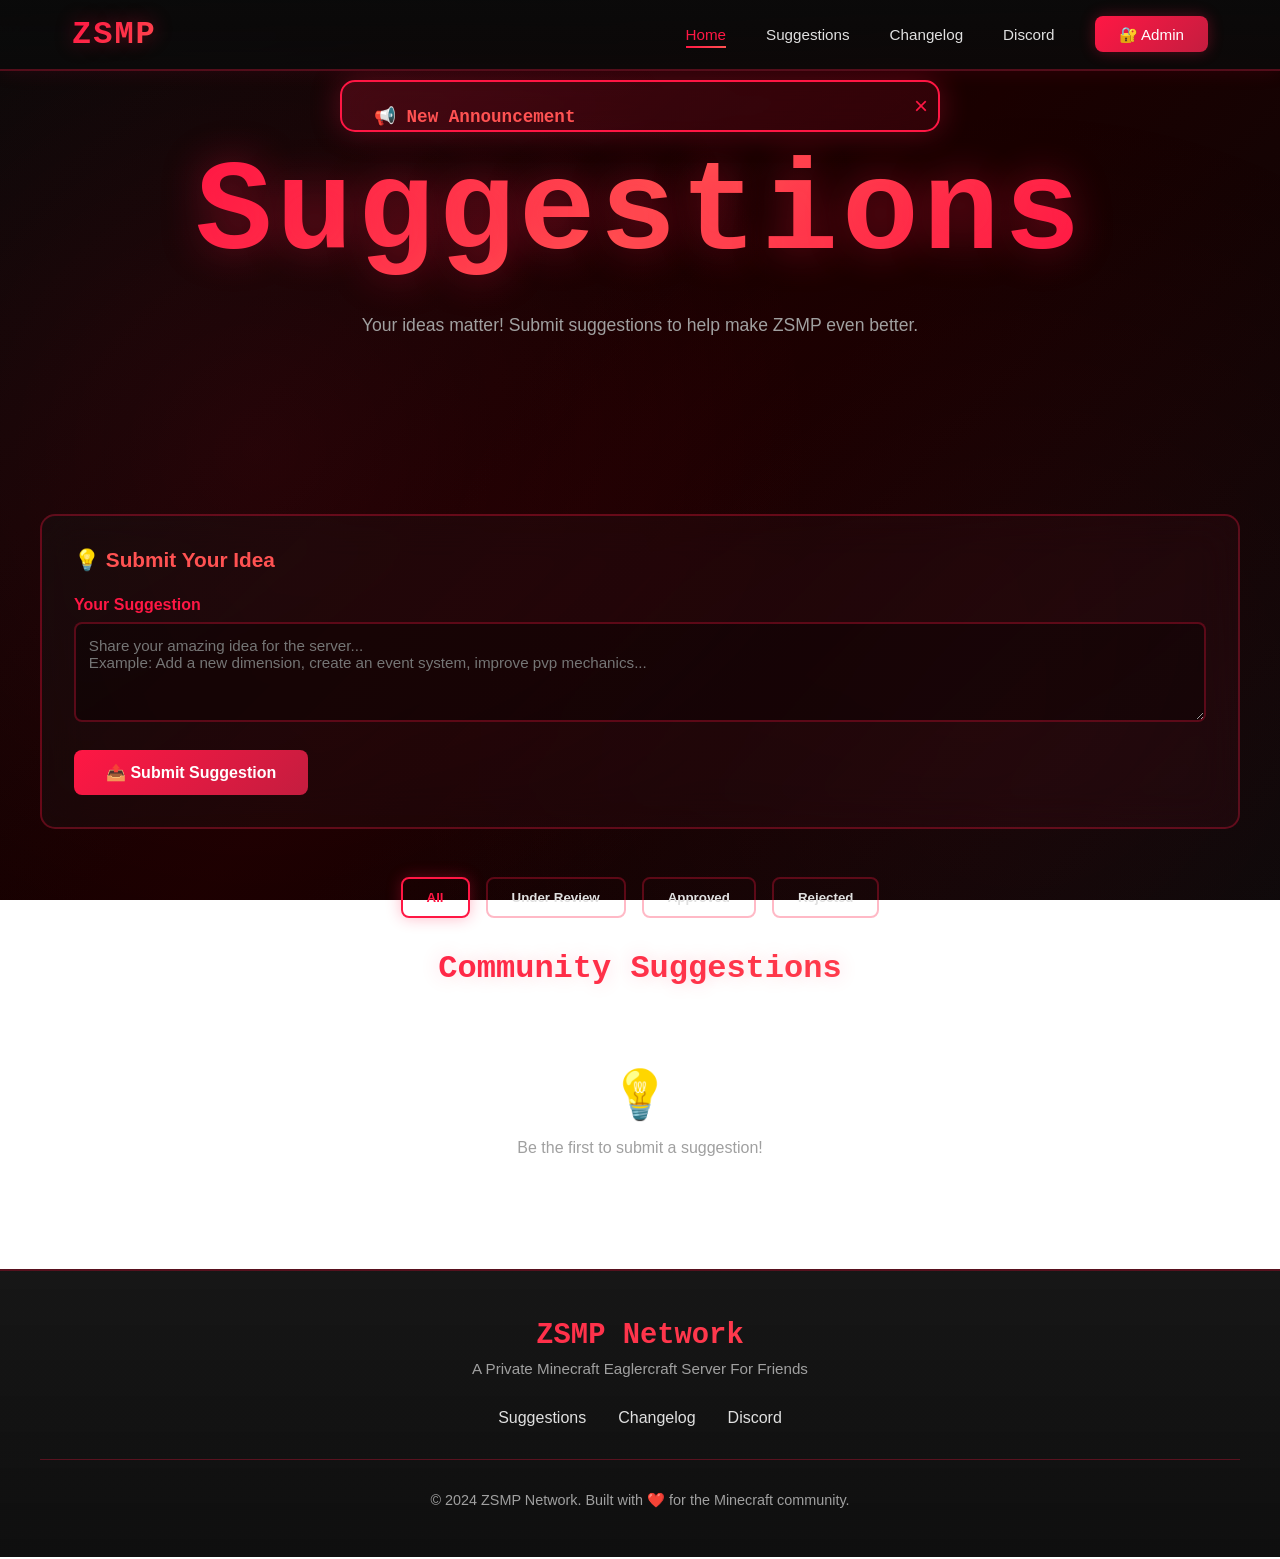
<file: suggestions/index.html>
<!DOCTYPE html>
<html lang="en">
<head>
    <meta charset="UTF-8">
    <meta name="viewport" content="width=device-width, initial-scale=1.0">
    <title>Suggestions - ZSMP Minecraft Server</title>
    <link rel="stylesheet" href="style.css">
    <style>
        .suggestion-filter {
            display: flex;
            gap: 1rem;
            margin-bottom: 2rem;
            justify-content: center;
            flex-wrap: wrap;
        }

        .filter-btn {
            padding: 0.7rem 1.5rem;
            background: transparent;
            border: 2px solid var(--glass-border);
            border-radius: 8px;
            color: var(--text-light);
            cursor: pointer;
            transition: all 0.3s ease;
            font-weight: 600;
        }

        .filter-btn:hover,
        .filter-btn.active {
            border-color: var(--primary-red);
            color: var(--primary-red);
            box-shadow: 0 0 15px rgba(255, 23, 68, 0.3);
        }

        .suggestion-form {
            background: linear-gradient(135deg, var(--glass-bg), rgba(255, 23, 68, 0.05));
            border: 2px solid var(--glass-border);
            border-radius: 15px;
            padding: 2rem;
            backdrop-filter: blur(20px);
            margin-bottom: 3rem;
            animation: slideInUp 0.6s ease-out;
        }

        .suggestion-form h3 {
            color: var(--light-red);
            margin-bottom: 1.5rem;
            font-size: 1.3rem;
        }

        .form-group {
            margin-bottom: 1.5rem;
        }

        .form-group label {
            display: block;
            color: var(--primary-red);
            margin-bottom: 0.5rem;
            font-weight: 600;
        }

        .form-group input,
        .form-group textarea {
            width: 100%;
            padding: 0.8rem;
            background: rgba(0, 0, 0, 0.3);
            border: 2px solid var(--glass-border);
            border-radius: 8px;
            color: var(--text-light);
            font-family: 'Inter', sans-serif;
            transition: all 0.3s ease;
            font-size: 0.95rem;
        }

        .form-group input:focus,
        .form-group textarea:focus {
            outline: none;
            border-color: var(--primary-red);
            box-shadow: 0 0 20px rgba(255, 23, 68, 0.3);
        }

        .form-group textarea {
            resize: vertical;
            min-height: 100px;
        }

        .form-submit {
            padding: 0.8rem 2rem;
            background: linear-gradient(135deg, var(--primary-red), var(--dark-red));
            border: none;
            border-radius: 8px;
            color: #fff;
            font-weight: 600;
            cursor: pointer;
            transition: all 0.3s ease;
            font-size: 1rem;
        }

        .form-submit:hover {
            transform: translateY(-3px);
            box-shadow: 0 0 25px rgba(255, 23, 68, 0.5);
        }

        .suggestion-item {
            display: flex;
            flex-direction: column;
            padding: 1.5rem;
            background: linear-gradient(135deg, var(--glass-bg), rgba(255, 23, 68, 0.03));
            border: 2px solid var(--glass-border);
            border-radius: 12px;
            transition: all 0.3s ease;
            animation: slideInUp 0.6s ease-out;
            animation-fill-mode: both;
        }

        .suggestion-item:hover {
            border-color: var(--primary-red);
            background: linear-gradient(135deg, var(--glass-bg), rgba(255, 23, 68, 0.08));
            box-shadow: 0 0 20px rgba(255, 23, 68, 0.3);
            transform: translateY(-5px);
        }

        .suggestion-header {
            display: flex;
            justify-content: space-between;
            align-items: start;
            margin-bottom: 1rem;
            gap: 1rem;
            flex-wrap: wrap;
        }

        .suggestion-author {
            color: var(--primary-red);
            font-weight: 700;
            font-size: 1rem;
        }

        .suggestion-time {
            color: var(--text-muted);
            font-size: 0.85rem;
            white-space: nowrap;
        }

        .suggestion-text {
            color: var(--text-light);
            margin-bottom: 1rem;
            line-height: 1.6;
            font-size: 0.95rem;
        }

        .suggestion-status {
            display: inline-block;
            padding: 0.4rem 1rem;
            border-radius: 20px;
            font-size: 0.8rem;
            font-weight: 600;
            border: 2px solid;
            width: fit-content;
        }

        .suggestion-status.pending {
            background: rgba(255, 23, 68, 0.2);
            border-color: var(--primary-red);
            color: var(--primary-red);
        }

        .suggestion-status.approved {
            background: rgba(0, 255, 0, 0.2);
            border-color: var(--accent-green);
            color: var(--accent-green);
        }

        .suggestion-status.rejected {
            background: rgba(255, 100, 100, 0.2);
            border-color: #ff6464;
            color: #ff6464;
        }

        .suggestions-list {
            display: grid;
            gap: 1.5rem;
        }

        .empty-state {
            text-align: center;
            padding: 3rem 2rem;
            color: var(--text-muted);
        }

        .empty-state-icon {
            font-size: 3rem;
            margin-bottom: 1rem;
        }
    </style>
</head>
<body>
    <div class="animated-bg"></div>
    <div class="bg-particles" id="particleContainer"></div>
    <div class="cursor-glow" id="cursorGlow"></div>

    <!-- Announcement Banner -->
    <div class="announcement-banner" id="announcementBanner">
        <button class="announcement-close" onclick="closeAnnouncement()">×</button>
        <div class="announcement-title" id="announcementTitle">📢 New Announcement</div>
        <div class="announcement-content" id="announcementContent">Announcement content will appear here</div>
    </div>

    <!-- Navigation Bar -->
    <nav class="navbar">
        <div class="nav-container">
            <div class="nav-logo">ZSMP</div>
            <button class="mobile-menu-btn" id="mobileMenuBtn">☰</button>
            <ul class="nav-links" id="navLinks">
                <li><a href="index.html">Home</a></li>
                <li><a href="suggestions.html" class="active">Suggestions</a></li>
                <li><a href="changelog.html">Changelog</a></li>
                <li><a href="https://discord.gg/zsmp" target="_blank">Discord</a></li>
                <li><a href="admin.html" class="admin-link">🔐 Admin</a></li>
            </ul>
        </div>
    </nav>

    <!-- Hero Section -->
    <section class="hero" style="min-height: 50vh; padding: 120px 2rem 3rem;">
        <div class="hero-content">
            <h1 class="hero-title">Suggestions</h1>
            <p class="hero-description">Your ideas matter! Submit suggestions to help make ZSMP even better.</p>
        </div>
    </section>

    <!-- Main Content -->
    <section class="suggestions-section">
        <div class="section-container">
            <!-- Suggestion Form -->
            <div class="suggestion-form">
                <h3>💡 Submit Your Idea</h3>
                <form onsubmit="submitSuggestion(event)">
                    <div class="form-group">
                        <label for="suggestionInput">Your Suggestion</label>
                        <textarea id="suggestionInput" placeholder="Share your amazing idea for the server...&#10;Example: Add a new dimension, create an event system, improve pvp mechanics..." required></textarea>
                    </div>
                    <button type="submit" class="form-submit">📤 Submit Suggestion</button>
                </form>
            </div>

            <!-- Filter Buttons -->
            <div class="suggestion-filter">
                <button class="filter-btn active" onclick="filterSuggestions('all')">All</button>
                <button class="filter-btn" onclick="filterSuggestions('pending')">Under Review</button>
                <button class="filter-btn" onclick="filterSuggestions('approved')">Approved</button>
                <button class="filter-btn" onclick="filterSuggestions('rejected')">Rejected</button>
            </div>

            <!-- Suggestions List -->
            <h2 class="section-title" style="font-size: 2rem; margin: 2rem 0;">Community Suggestions</h2>
            <div id="suggestionsContainer" class="suggestions-list">
                <div class="empty-state">
                    <div class="empty-state-icon">💡</div>
                    <p>Be the first to submit a suggestion!</p>
                </div>
            </div>
        </div>
    </section>

    <!-- Footer -->
    <footer class="footer">
        <div class="footer-container">
            <div class="footer-content">
                <h3>ZSMP Network</h3>
                <p>A Private Minecraft Eaglercraft Server For Friends</p>
            </div>

            <div class="footer-links">
                <a href="suggestions.html">Suggestions</a>
                <a href="changelog.html">Changelog</a>
                <a href="https://discord.gg/zsmp" target="_blank">Discord</a>
            </div>

            <div class="footer-bottom">
                <p>&copy; 2024 ZSMP Network. Built with ❤️ for the Minecraft community.</p>
            </div>
        </div>
    </footer>

    <!-- Toast Notifications -->
    <div class="toast-container" id="toastContainer"></div>

    <script src="script.js"></script>
    <script>
        // Initialize page
        document.addEventListener('DOMContentLoaded', () => {
            generateParticles();
            setupCursorGlow();
            setupNavigation();
            displayLatestAnnouncement();
            displaySuggestions();
        });

        // Filter suggestions
        let currentFilter = 'all';

        function filterSuggestions(filter) {
            currentFilter = filter;
            document.querySelectorAll('.filter-btn').forEach(btn => btn.classList.remove('active'));
            event.target.classList.add('active');
            displaySuggestions();
        }

        // Override displaySuggestions to include filtering
        const originalDisplaySuggestions = window.displaySuggestions;
        window.displaySuggestions = function() {
            const container = document.getElementById('suggestionsContainer');
            if (!container) return;

            const suggestions = getStoredData(CONFIG.STORAGE_KEYS.suggestions);

            if (suggestions.length === 0) {
                container.innerHTML = `
                    <div class="empty-state">
                        <div class="empty-state-icon">💡</div>
                        <p>Be the first to submit a suggestion!</p>
                    </div>
                `;
                return;
            }

            const filtered = currentFilter === 'all' 
                ? suggestions 
                : suggestions.filter(s => s.status === currentFilter);

            if (filtered.length === 0) {
                container.innerHTML = `
                    <div class="empty-state">
                        <div class="empty-state-icon">🤔</div>
                        <p>No suggestions with this status yet</p>
                    </div>
                `;
                return;
            }

            container.innerHTML = filtered.map((sugg, index) => `
                <div class="suggestion-item" style="animation-delay: ${index * 0.05}s;">
                    <div class="suggestion-header">
                        <div>
                            <div class="suggestion-author">👤 ${escapeHtml(sugg.author)}</div>
                        </div>
                        <div class="suggestion-time">${sugg.timestamp}</div>
                    </div>
                    <div class="suggestion-text">${escapeHtml(sugg.content)}</div>
                    <span class="suggestion-status ${sugg.status}">
                        ${sugg.status.charAt(0).toUpperCase() + sugg.status.slice(1)}
                    </span>
                </div>
            `).join('');
        };
    </script>
</body>
</html>
</file>
<file: style.css>
/* Root Variables */
:root {
    --primary-red: #ff1744;
    --dark-red: #c41d3f;
    --light-red: #ff5252;
    --black-bg: #0a0a0a;
    --dark-bg: #1a1a1a;
    --darker-bg: #121212;
    --text-light: #e0e0e0;
    --text-muted: #a0a0a0;
    --accent-cyan: #00ffff;
    --accent-green: #00ff00;
    --glass-bg: rgba(20, 20, 20, 0.4);
    --glass-border: rgba(255, 23, 68, 0.3);
}

* {
    margin: 0;
    padding: 0;
    box-sizing: border-box;
}

html {
    scroll-behavior: smooth;
    --scrollbar-color: var(--primary-red);
}

body {
    font-family: 'Inter', 'Segoe UI', sans-serif;
    background: linear-gradient(135deg, var(--black-bg) 0%, #1a0000 50%, var(--black-bg) 100%);
    background-attachment: fixed;
    color: var(--text-light);
    overflow-x: hidden;
    position: relative;
}

/* Scrollbar Styling */
::-webkit-scrollbar {
    width: 12px;
}

::-webkit-scrollbar-track {
    background: var(--darker-bg);
}

::-webkit-scrollbar-thumb {
    background: linear-gradient(180deg, var(--primary-red), var(--dark-red));
    border-radius: 6px;
}

::-webkit-scrollbar-thumb:hover {
    background: linear-gradient(180deg, var(--light-red), var(--primary-red));
    box-shadow: 0 0 15px rgba(255, 23, 68, 0.5);
}

/* Animated Background */
.animated-bg {
    position: fixed;
    top: 0;
    left: 0;
    width: 100%;
    height: 100%;
    background:
        radial-gradient(circle at 20% 50%, rgba(255, 23, 68, 0.08) 0%, transparent 50%),
        radial-gradient(circle at 80% 80%, rgba(255, 23, 68, 0.05) 0%, transparent 50%);
    animation: gradientShift 20s ease infinite;
    z-index: -1;
    pointer-events: none;
}

@keyframes gradientShift {
    0%, 100% {
        filter: hue-rotate(0deg);
    }
    50% {
        filter: hue-rotate(5deg);
    }
}

/* Particles */
.bg-particles {
    position: fixed;
    top: 0;
    left: 0;
    width: 100%;
    height: 100%;
    pointer-events: none;
    z-index: -1;
    overflow: hidden;
}

.particle {
    position: absolute;
    background: radial-gradient(circle, rgba(255, 23, 68, 0.6), transparent);
    border-radius: 50%;
    opacity: 0.3;
    animation: floatUp 20s infinite linear;
}

@keyframes floatUp {
    0% {
        transform: translateY(100vh) translateX(0);
        opacity: 0;
    }
    10% {
        opacity: 0.3;
    }
    90% {
        opacity: 0.3;
    }
    100% {
        transform: translateY(-100vh) translateX(50px);
        opacity: 0;
    }
}

/* Cursor Glow */
.cursor-glow {
    position: fixed;
    width: 30px;
    height: 30px;
    background: radial-gradient(circle, rgba(255, 23, 68, 0.8), transparent);
    border-radius: 50%;
    pointer-events: none;
    z-index: 9999;
    filter: blur(10px);
    display: none;
}

.cursor-glow.active {
    display: block;
}

/* Loading Screen */
.loading-screen {
    position: fixed;
    top: 0;
    left: 0;
    width: 100%;
    height: 100%;
    background: linear-gradient(135deg, var(--black-bg), #1a0000);
    display: flex;
    align-items: center;
    justify-content: center;
    z-index: 10000;
    animation: fadeOut 0.5s ease-out 2.5s forwards;
}

.loading-container {
    text-align: center;
}

.loading-cube {
    width: 60px;
    height: 60px;
    margin: 0 auto 2rem;
    perspective: 1000px;
    animation: rotateCube 4s infinite linear;
}

.loading-cube::before {
    content: '';
    position: absolute;
    width: 60px;
    height: 60px;
    background: linear-gradient(135deg, var(--primary-red), var(--dark-red));
    border: 2px solid var(--primary-red);
    box-shadow: 0 0 30px rgba(255, 23, 68, 0.6);
}

@keyframes rotateCube {
    0% {
        transform: rotateX(0deg) rotateY(0deg);
    }
    100% {
        transform: rotateX(360deg) rotateY(360deg);
    }
}

.loading-text {
    font-family: 'Orbitron', monospace;
    font-size: 3rem;
    font-weight: 900;
    background: linear-gradient(135deg, var(--primary-red), var(--light-red));
    -webkit-background-clip: text;
    -webkit-text-fill-color: transparent;
    background-clip: text;
    letter-spacing: 3px;
    margin-bottom: 2rem;
    text-shadow: 0 0 20px rgba(255, 23, 68, 0.4);
}

.loading-bar {
    width: 200px;
    height: 4px;
    background: rgba(255, 23, 68, 0.2);
    border-radius: 2px;
    margin: 0 auto;
    overflow: hidden;
}

.loading-progress {
    height: 100%;
    background: linear-gradient(90deg, var(--primary-red), var(--light-red));
    border-radius: 2px;
    animation: progressFill 2.5s ease-in-out;
    box-shadow: 0 0 15px rgba(255, 23, 68, 0.8);
}

@keyframes progressFill {
    0% {
        width: 0%;
    }
    100% {
        width: 100%;
    }
}

@keyframes fadeOut {
    to {
        opacity: 0;
        pointer-events: none;
    }
}

/* Announcement Banner */
.announcement-banner {
    position: fixed;
    top: 80px;
    left: 50%;
    transform: translateX(-50%);
    background: linear-gradient(135deg, rgba(255, 23, 68, 0.2), rgba(255, 23, 68, 0.1));
    border: 2px solid var(--primary-red);
    border-radius: 15px;
    padding: 1.5rem 2rem;
    max-width: 600px;
    backdrop-filter: blur(20px);
    z-index: 999;
    max-height: 0;
    overflow: hidden;
    transition: max-height 0.3s ease;
    width: calc(100% - 2rem);
    box-shadow: 0 0 30px rgba(255, 23, 68, 0.3);
}

.announcement-banner.active {
    max-height: 250px;
}

.announcement-close {
    position: absolute;
    top: 10px;
    right: 10px;
    background: none;
    border: none;
    color: var(--primary-red);
    font-size: 1.5rem;
    cursor: pointer;
    transition: all 0.3s ease;
}

.announcement-close:hover {
    color: var(--light-red);
    transform: scale(1.2);
}

.announcement-title {
    font-family: 'Orbitron', monospace;
    color: var(--light-red);
    margin-bottom: 0.5rem;
    font-weight: 700;
    font-size: 1.1rem;
}

.announcement-content {
    color: var(--text-light);
    font-size: 0.95rem;
    line-height: 1.6;
}

/* Navigation Bar */
.navbar {
    position: fixed;
    top: 0;
    left: 0;
    width: 100%;
    background: linear-gradient(180deg, rgba(10, 10, 10, 0.95), rgba(10, 10, 10, 0.8));
    backdrop-filter: blur(15px);
    border-bottom: 2px solid var(--glass-border);
    z-index: 1000;
    padding: 1rem 0;
    box-shadow: 0 0 20px rgba(255, 23, 68, 0.1);
}

.nav-container {
    max-width: 1200px;
    margin: 0 auto;
    padding: 0 2rem;
    display: flex;
    justify-content: space-between;
    align-items: center;
}

.nav-logo {
    font-family: 'Orbitron', monospace;
    font-size: 2rem;
    font-weight: 900;
    background: linear-gradient(135deg, var(--primary-red), var(--light-red));
    -webkit-background-clip: text;
    -webkit-text-fill-color: transparent;
    background-clip: text;
    letter-spacing: 2px;
    text-shadow: 0 0 20px rgba(255, 23, 68, 0.4);
}

.nav-links {
    display: flex;
    gap: 2.5rem;
    list-style: none;
    align-items: center;
}

.nav-links a {
    color: var(--text-light);
    text-decoration: none;
    font-weight: 500;
    transition: all 0.3s ease;
    position: relative;
    font-size: 0.95rem;
}

.nav-links a::after {
    content: '';
    position: absolute;
    bottom: -5px;
    left: 0;
    width: 0;
    height: 2px;
    background: linear-gradient(90deg, var(--primary-red), var(--light-red));
    transition: width 0.3s ease;
}

.nav-links a:hover {
    color: var(--primary-red);
    text-shadow: 0 0 10px rgba(255, 23, 68, 0.5);
}

.nav-links a:hover::after {
    width: 100%;
}

.nav-links a.active {
    color: var(--primary-red);
}

.nav-links a.active::after {
    width: 100%;
}

.nav-links a.admin-link {
    padding: 0.6rem 1.5rem;
    background: linear-gradient(135deg, var(--primary-red), var(--dark-red));
    color: #fff;
    border-radius: 8px;
    transition: all 0.3s ease;
    box-shadow: 0 0 15px rgba(255, 23, 68, 0.3);
}

.nav-links a.admin-link:hover {
    transform: scale(1.05);
    box-shadow: 0 0 25px rgba(255, 23, 68, 0.6);
}

.mobile-menu-btn {
    display: none;
    background: none;
    border: none;
    color: var(--text-light);
    font-size: 1.5rem;
    cursor: pointer;
}

/* Hero Section */
.hero {
    min-height: 100vh;
    display: flex;
    align-items: center;
    justify-content: center;
    text-align: center;
    padding: 120px 2rem 2rem;
    position: relative;
    overflow: hidden;
}

.hero-background {
    position: absolute;
    top: 0;
    left: 0;
    width: 100%;
    height: 100%;
    z-index: 0;
}

.hero-glow {
    position: absolute;
    border-radius: 50%;
    filter: blur(80px);
    animation: pulse 4s ease-in-out infinite;
}

.hero-glow-1 {
    width: 400px;
    height: 400px;
    background: rgba(255, 23, 68, 0.15);
    top: -100px;
    left: -100px;
}

.hero-glow-2 {
    width: 300px;
    height: 300px;
    background: rgba(255, 23, 68, 0.1);
    bottom: 100px;
    right: -50px;
    animation-delay: 1s;
}

.hero-glow-3 {
    width: 250px;
    height: 250px;
    background: rgba(255, 23, 68, 0.12);
    top: 50%;
    right: 10%;
    animation-delay: 2s;
}

@keyframes pulse {
    0%, 100% {
        transform: scale(1);
    }
    50% {
        transform: scale(1.1);
    }
}

.floating-blocks {
    position: absolute;
    width: 100%;
    height: 100%;
    top: 0;
    left: 0;
    z-index: 1;
    pointer-events: none;
}

.block {
    position: absolute;
    opacity: 0.05;
    border: 2px solid var(--primary-red);
}

.block-1 {
    width: 80px;
    height: 80px;
    top: 10%;
    left: 5%;
    animation: float 8s ease-in-out infinite;
}

.block-2 {
    width: 60px;
    height: 60px;
    top: 70%;
    right: 10%;
    animation: float 10s ease-in-out infinite 1s;
}

.block-3 {
    width: 70px;
    height: 70px;
    top: 40%;
    right: 5%;
    animation: float 12s ease-in-out infinite 2s;
}

@keyframes float {
    0%, 100% {
        transform: translateY(0px) rotate(0deg);
    }
    50% {
        transform: translateY(-40px) rotate(45deg);
    }
}

.hero-content {
    position: relative;
    z-index: 10;
    animation: slideInDown 1s ease-out;
}

@keyframes slideInDown {
    from {
        opacity: 0;
        transform: translateY(-40px);
    }
    to {
        opacity: 1;
        transform: translateY(0);
    }
}

.hero-title {
    font-family: 'Orbitron', monospace;
    font-size: clamp(4rem, 12vw, 8rem);
    font-weight: 900;
    margin-bottom: 1rem;
    background: linear-gradient(135deg, var(--primary-red), var(--light-red), var(--primary-red));
    -webkit-background-clip: text;
    -webkit-text-fill-color: transparent;
    background-clip: text;
    letter-spacing: 4px;
    text-shadow: 0 0 40px rgba(255, 23, 68, 0.4);
    animation: glitch 4s ease-in-out infinite;
}

@keyframes glitch {
    0%, 100% {
        text-shadow: 0 0 20px rgba(255, 23, 68, 0.3);
    }
    50% {
        text-shadow: 0 0 40px rgba(255, 23, 68, 0.6), 0 0 60px rgba(255, 23, 68, 0.3);
    }
}

.hero-subtitle {
    font-size: clamp(1.5rem, 5vw, 2.5rem);
    color: var(--light-red);
    margin-bottom: 1rem;
    font-weight: 600;
    animation: slideInDown 1s ease-out 0.2s both;
}

.hero-description {
    font-size: 1.1rem;
    color: var(--text-muted);
    max-width: 600px;
    margin: 1.5rem auto 2.5rem;
    line-height: 1.8;
    animation: slideInDown 1s ease-out 0.4s both;
}

/* Buttons */
.btn {
    padding: 1rem 2rem;
    border: none;
    border-radius: 10px;
    font-weight: 600;
    cursor: pointer;
    transition: all 0.3s ease;
    text-decoration: none;
    display: inline-block;
    position: relative;
    overflow: hidden;
    font-size: 1rem;
}

.btn::before {
    content: '';
    position: absolute;
    top: 0;
    left: -100%;
    width: 100%;
    height: 100%;
    background: rgba(255, 255, 255, 0.2);
    transition: left 0.3s ease;
    z-index: -1;
}

.btn:hover::before {
    left: 100%;
}

.btn-primary {
    background: linear-gradient(135deg, var(--primary-red), var(--dark-red));
    color: #fff;
    box-shadow: 0 0 30px rgba(255, 23, 68, 0.4);
}

.btn-primary:hover {
    transform: translateY(-3px);
    box-shadow: 0 0 50px rgba(255, 23, 68, 0.6);
}

.btn-secondary {
    background: transparent;
    color: var(--primary-red);
    border: 2px solid var(--primary-red);
    box-shadow: 0 0 15px rgba(255, 23, 68, 0.2);
}

.btn-secondary:hover {
    background: rgba(255, 23, 68, 0.1);
    box-shadow: 0 0 30px rgba(255, 23, 68, 0.4);
}

.btn-tertiary {
    background: transparent;
    color: var(--text-light);
    border: 2px solid var(--text-muted);
}

.btn-tertiary:hover {
    border-color: var(--primary-red);
    color: var(--primary-red);
}

.btn-large {
    padding: 1.2rem 3rem;
    font-size: 1.1rem;
}

.hero-buttons {
    display: flex;
    gap: 1.5rem;
    justify-content: center;
    flex-wrap: wrap;
    animation: slideInDown 1s ease-out 0.6s both;
}

.btn-text {
    display: block;
    font-size: 0.9rem;
}

.btn-ip {
    display: block;
    font-size: 1.3rem;
    font-family: 'Space Mono', monospace;
    letter-spacing: 1px;
}

/* MOTD */
.hero-motd {
    position: absolute;
    bottom: 2rem;
    left: 50%;
    transform: translateX(-50%);
    background: linear-gradient(135deg, rgba(255, 23, 68, 0.1), rgba(255, 23, 68, 0.05));
    border: 2px solid var(--primary-red);
    border-radius: 10px;
    padding: 1.2rem 2rem;
    max-width: 600px;
    backdrop-filter: blur(20px);
    color: var(--text-light);
    font-size: 0.95rem;
    line-height: 1.6;
    animation: slideInUp 1s ease-out 0.8s both;
}

/* MOTD Scroll */
.motd-scroll {
    background: linear-gradient(90deg, transparent, rgba(255, 23, 68, 0.2), transparent);
    border-top: 1px solid var(--glass-border);
    border-bottom: 1px solid var(--glass-border);
    padding: 1rem 0;
    overflow: hidden;
    white-space: nowrap;
}

.motd-text {
    display: inline-block;
    animation: scroll 30s linear infinite;
    color: var(--primary-red);
    font-weight: 600;
    letter-spacing: 2px;
    font-size: 0.95rem;
}

@keyframes scroll {
    0% {
        transform: translateX(100%);
    }
    100% {
        transform: translateX(-100%);
    }
}

@keyframes slideInUp {
    from {
        opacity: 0;
        transform: translateY(40px);
    }
    to {
        opacity: 1;
        transform: translateY(0);
    }
}

/* Sections */
section {
    position: relative;
    z-index: 10;
    padding: 4rem 2rem;
}

.section-container {
    max-width: 1200px;
    margin: 0 auto;
}

.section-title {
    font-family: 'Orbitron', monospace;
    font-size: clamp(2rem, 5vw, 3rem);
    margin-bottom: 3rem;
    text-align: center;
    background: linear-gradient(135deg, var(--primary-red), var(--light-red));
    -webkit-background-clip: text;
    -webkit-text-fill-color: transparent;
    background-clip: text;
    text-shadow: 0 0 20px rgba(255, 23, 68, 0.2);
}

/* Stats Section */
.stats-section {
    background: linear-gradient(180deg, rgba(255, 23, 68, 0.05), transparent);
    border-top: 2px solid var(--glass-border);
    border-bottom: 2px solid var(--glass-border);
}

.stats-grid {
    display: grid;
    grid-template-columns: repeat(auto-fit, minmax(200px, 1fr));
    gap: 2rem;
}

.stat-card {
    background: linear-gradient(135deg, var(--glass-bg), rgba(255, 23, 68, 0.05));
    border: 2px solid var(--glass-border);
    border-radius: 15px;
    padding: 2rem;
    backdrop-filter: blur(20px);
    text-align: center;
    transition: all 0.3s ease;
    animation: slideInUp 0.6s ease-out;
    animation-fill-mode: both;
    cursor: pointer;
}

.stat-card:nth-child(1) { animation-delay: 0.1s; }
.stat-card:nth-child(2) { animation-delay: 0.2s; }
.stat-card:nth-child(3) { animation-delay: 0.3s; }
.stat-card:nth-child(4) { animation-delay: 0.4s; }
.stat-card:nth-child(5) { animation-delay: 0.5s; }
.stat-card:nth-child(6) { animation-delay: 0.6s; }

.stat-card:hover {
    transform: translateY(-10px);
    border-color: var(--primary-red);
    box-shadow: 0 0 30px rgba(255, 23, 68, 0.4), inset 0 0 20px rgba(255, 23, 68, 0.05);
}

.stat-icon {
    font-size: 2.5rem;
    margin-bottom: 1rem;
}

.stat-number {
    font-family: 'Orbitron', monospace;
    font-size: 2.5rem;
    font-weight: 900;
    color: var(--primary-red);
    margin-bottom: 0.5rem;
    text-shadow: 0 0 20px rgba(255, 23, 68, 0.5);
}

.stat-label {
    color: var(--text-muted);
    font-size: 0.95rem;
    text-transform: uppercase;
    letter-spacing: 1px;
}

.stat-bar {
    height: 4px;
    background: rgba(255, 23, 68, 0.2);
    border-radius: 2px;
    margin-top: 1rem;
    overflow: hidden;
}

.stat-fill {
    height: 100%;
    background: linear-gradient(90deg, var(--primary-red), var(--light-red));
    border-radius: 2px;
    animation: fillProgress 1.5s ease-out;
    box-shadow: 0 0 10px rgba(255, 23, 68, 0.6);
}

@keyframes fillProgress {
    from {
        width: 0 !important;
    }
}

/* Activity Section */
.activity-section {
    background: transparent;
}

.activity-feed {
    display: grid;
    gap: 1.5rem;
}

.activity-item {
    display: flex;
    gap: 1.5rem;
    padding: 1.5rem;
    background: linear-gradient(135deg, var(--glass-bg), rgba(255, 23, 68, 0.03));
    border: 2px solid var(--glass-border);
    border-radius: 12px;
    transition: all 0.3s ease;
    animation: slideInUp 0.6s ease-out;
    animation-fill-mode: both;
}

.activity-item:nth-child(1) { animation-delay: 0.1s; }
.activity-item:nth-child(2) { animation-delay: 0.2s; }
.activity-item:nth-child(3) { animation-delay: 0.3s; }
.activity-item:nth-child(4) { animation-delay: 0.4s; }

.activity-item:hover {
    border-color: var(--primary-red);
    background: linear-gradient(135deg, var(--glass-bg), rgba(255, 23, 68, 0.08));
    box-shadow: 0 0 20px rgba(255, 23, 68, 0.3);
    transform: translateX(5px);
}

.activity-avatar {
    font-size: 2rem;
    flex-shrink: 0;
}

.activity-content {
    flex: 1;
    text-align: left;
}

.activity-title {
    color: var(--text-light);
    font-weight: 600;
    margin-bottom: 0.3rem;
}

.activity-time {
    color: var(--text-muted);
    font-size: 0.85rem;
}

/* Countdown Section */
.countdown-section {
    background: linear-gradient(180deg, transparent, rgba(255, 23, 68, 0.05));
}

.countdown-container {
    display: flex;
    justify-content: center;
    align-items: center;
    gap: 2rem;
    margin: 3rem 0;
    flex-wrap: wrap;
}

.countdown-box {
    background: linear-gradient(135deg, var(--glass-bg), rgba(255, 23, 68, 0.08));
    border: 2px solid var(--primary-red);
    border-radius: 15px;
    padding: 2.5rem 2rem;
    min-width: 100px;
    animation: slideInUp 0.6s ease-out;
    animation-fill-mode: both;
}

.countdown-box:nth-child(1) { animation-delay: 0.1s; }
.countdown-box:nth-child(3) { animation-delay: 0.3s; }
.countdown-box:nth-child(5) { animation-delay: 0.5s; }

.countdown-number {
    font-family: 'Orbitron', monospace;
    font-size: 3rem;
    font-weight: 900;
    color: var(--primary-red);
    text-shadow: 0 0 20px rgba(255, 23, 68, 0.5);
}

.countdown-label {
    color: var(--text-muted);
    font-size: 0.85rem;
    text-transform: uppercase;
    letter-spacing: 1px;
    margin-top: 0.5rem;
}

.countdown-separator {
    font-family: 'Orbitron', monospace;
    font-size: 2.5rem;
    color: var(--primary-red);
    animation: pulse 1.5s ease-in-out infinite;
}

.countdown-text {
    text-align: center;
    color: var(--text-muted);
    font-size: 1.1rem;
    margin-top: 2rem;
    line-height: 1.6;
}

/* Highlights Section */
.highlights-section {
    background: transparent;
}

.highlights-grid {
    display: grid;
    grid-template-columns: repeat(auto-fit, minmax(250px, 1fr));
    gap: 2rem;
}

.highlight-card {
    background: linear-gradient(135deg, var(--glass-bg), rgba(255, 23, 68, 0.05));
    border: 2px solid var(--glass-border);
    border-radius: 15px;
    padding: 2rem;
    backdrop-filter: blur(20px);
    transition: all 0.3s ease;
    animation: slideInUp 0.6s ease-out;
    animation-fill-mode: both;
    text-align: center;
}

.highlight-card:nth-child(1) { animation-delay: 0.1s; }
.highlight-card:nth-child(2) { animation-delay: 0.2s; }
.highlight-card:nth-child(3) { animation-delay: 0.3s; }
.highlight-card:nth-child(4) { animation-delay: 0.4s; }

.highlight-card:hover {
    transform: translateY(-10px);
    border-color: var(--primary-red);
    box-shadow: 0 0 30px rgba(255, 23, 68, 0.4);
}

.highlight-icon {
    font-size: 3rem;
    margin-bottom: 1rem;
}

.highlight-card h3 {
    color: var(--light-red);
    margin-bottom: 1rem;
    font-size: 1.2rem;
}

.highlight-card p {
    color: var(--text-muted);
    line-height: 1.6;
    font-size: 0.95rem;
}

/* CTA Section */
.cta-section {
    background: linear-gradient(135deg, rgba(255, 23, 68, 0.1), rgba(255, 23, 68, 0.05));
    border: 2px solid var(--glass-border);
    border-radius: 20px;
    text-align: center;
    margin: 2rem;
    padding: 4rem 2rem;
}

.cta-title {
    font-family: 'Orbitron', monospace;
    font-size: clamp(2rem, 5vw, 3rem);
    margin-bottom: 1rem;
    background: linear-gradient(135deg, var(--primary-red), var(--light-red));
    -webkit-background-clip: text;
    -webkit-text-fill-color: transparent;
    background-clip: text;
}

.cta-description {
    color: var(--text-muted);
    font-size: 1.1rem;
    margin-bottom: 2rem;
    max-width: 600px;
    margin-left: auto;
    margin-right: auto;
}

.cta-buttons {
    display: flex;
    gap: 1.5rem;
    justify-content: center;
    flex-wrap: wrap;
}

/* Footer */
.footer {
    background: linear-gradient(180deg, rgba(10, 10, 10, 0.95), rgba(10, 10, 10, 0.98));
    border-top: 2px solid var(--glass-border);
    padding: 3rem 2rem;
    position: relative;
    z-index: 10;
}

.footer-container {
    max-width: 1200px;
    margin: 0 auto;
}

.footer-content {
    text-align: center;
    margin-bottom: 2rem;
}

.footer-content h3 {
    font-family: 'Orbitron', monospace;
    font-size: 1.8rem;
    background: linear-gradient(135deg, var(--primary-red), var(--light-red));
    -webkit-background-clip: text;
    -webkit-text-fill-color: transparent;
    background-clip: text;
    margin-bottom: 0.5rem;
}

.footer-content p {
    color: var(--text-muted);
    font-size: 0.95rem;
}

.footer-links {
    display: flex;
    justify-content: center;
    gap: 2rem;
    flex-wrap: wrap;
    margin-bottom: 2rem;
}

.footer-links a {
    color: var(--text-light);
    text-decoration: none;
    transition: all 0.3s ease;
}

.footer-links a:hover {
    color: var(--primary-red);
    text-shadow: 0 0 10px rgba(255, 23, 68, 0.5);
}

.footer-bottom {
    text-align: center;
    color: var(--text-muted);
    font-size: 0.9rem;
    border-top: 1px solid var(--glass-border);
    padding-top: 2rem;
}

/* Toast Notifications */
.toast-container {
    position: fixed;
    bottom: 2rem;
    right: 2rem;
    z-index: 9000;
}

.toast {
    background: linear-gradient(135deg, rgba(255, 23, 68, 0.2), rgba(255, 23, 68, 0.1));
    border: 2px solid var(--primary-red);
    border-radius: 10px;
    padding: 1.5rem;
    margin-bottom: 1rem;
    color: var(--text-light);
    backdrop-filter: blur(20px);
    animation: slideInRight 0.3s ease-out;
    min-width: 300px;
    box-shadow: 0 0 20px rgba(255, 23, 68, 0.3);
}

@keyframes slideInRight {
    from {
        opacity: 0;
        transform: translateX(400px);
    }
    to {
        opacity: 1;
        transform: translateX(0);
    }
}

.toast.success {
    border-color: var(--accent-green);
}

.toast.error {
    border-color: #ff6b6b;
}

/* Mobile Responsiveness */
@media (max-width: 768px) {
    .mobile-menu-btn {
        display: block;
    }

    .nav-links {
        display: none;
    }

    .nav-links.active {
        display: flex;
        flex-direction: column;
        position: absolute;
        top: 70px;
        left: 0;
        right: 0;
        background: linear-gradient(180deg, rgba(10, 10, 10, 0.98), rgba(10, 10, 10, 0.95));
        backdrop-filter: blur(20px);
        padding: 2rem;
        border-bottom: 2px solid var(--glass-border);
        gap: 1rem;
    }

    .hero {
        padding: 100px 1.5rem 2rem;
    }

    .hero-buttons {
        flex-direction: column;
        align-items: center;
    }

    .btn {
        width: 100%;
    }

    .stats-grid {
        grid-template-columns: repeat(2, 1fr);
    }

    .countdown-container {
        gap: 1rem;
    }

    .countdown-box {
        padding: 1.5rem 1rem;
    }

    .countdown-number {
        font-size: 2rem;
    }

    .cta-section {
        margin: 1rem;
    }

    .toast-container {
        left: 1rem;
        right: 1rem;
        bottom: 1rem;
    }

    .toast {
        min-width: auto;
    }

    .announcement-banner {
        width: calc(100% - 1rem);
        max-width: calc(100% - 1rem);
    }
}

@media (max-width: 480px) {
    .hero-title {
        font-size: 2.5rem;
    }

    .hero-buttons {
        flex-direction: column;
    }

    .btn-ip {
        font-size: 1.1rem;
    }

    .stats-grid {
        grid-template-columns: 1fr;
    }

    .countdown-container {
        gap: 0.5rem;
    }

    .countdown-box {
        padding: 1rem 0.8rem;
        min-width: 80px;
    }

    .countdown-number {
        font-size: 1.8rem;
    }

    .countdown-separator {
        font-size: 1.5rem;
    }

    section {
        padding: 2rem 1rem;
    }
}
</file>
<file: admin/style.css>
/* Root Variables */
:root {
    --primary-red: #ff1744;
    --dark-red: #c41d3f;
    --light-red: #ff5252;
    --black-bg: #0a0a0a;
    --dark-bg: #1a1a1a;
    --darker-bg: #121212;
    --text-light: #e0e0e0;
    --text-muted: #a0a0a0;
    --accent-cyan: #00ffff;
    --accent-green: #00ff00;
    --glass-bg: rgba(20, 20, 20, 0.4);
    --glass-border: rgba(255, 23, 68, 0.3);
}

* {
    margin: 0;
    padding: 0;
    box-sizing: border-box;
}

html {
    scroll-behavior: smooth;
    --scrollbar-color: var(--primary-red);
}

body {
    font-family: 'Inter', 'Segoe UI', sans-serif;
    background: linear-gradient(135deg, var(--black-bg) 0%, #1a0000 50%, var(--black-bg) 100%);
    background-attachment: fixed;
    color: var(--text-light);
    overflow-x: hidden;
    position: relative;
}

/* Scrollbar Styling */
::-webkit-scrollbar {
    width: 12px;
}

::-webkit-scrollbar-track {
    background: var(--darker-bg);
}

::-webkit-scrollbar-thumb {
    background: linear-gradient(180deg, var(--primary-red), var(--dark-red));
    border-radius: 6px;
}

::-webkit-scrollbar-thumb:hover {
    background: linear-gradient(180deg, var(--light-red), var(--primary-red));
    box-shadow: 0 0 15px rgba(255, 23, 68, 0.5);
}

/* Animated Background */
.animated-bg {
    position: fixed;
    top: 0;
    left: 0;
    width: 100%;
    height: 100%;
    background:
        radial-gradient(circle at 20% 50%, rgba(255, 23, 68, 0.08) 0%, transparent 50%),
        radial-gradient(circle at 80% 80%, rgba(255, 23, 68, 0.05) 0%, transparent 50%);
    animation: gradientShift 20s ease infinite;
    z-index: -1;
    pointer-events: none;
}

@keyframes gradientShift {
    0%, 100% {
        filter: hue-rotate(0deg);
    }
    50% {
        filter: hue-rotate(5deg);
    }
}

/* Particles */
.bg-particles {
    position: fixed;
    top: 0;
    left: 0;
    width: 100%;
    height: 100%;
    pointer-events: none;
    z-index: -1;
    overflow: hidden;
}

.particle {
    position: absolute;
    background: radial-gradient(circle, rgba(255, 23, 68, 0.6), transparent);
    border-radius: 50%;
    opacity: 0.3;
    animation: floatUp 20s infinite linear;
}

@keyframes floatUp {
    0% {
        transform: translateY(100vh) translateX(0);
        opacity: 0;
    }
    10% {
        opacity: 0.3;
    }
    90% {
        opacity: 0.3;
    }
    100% {
        transform: translateY(-100vh) translateX(50px);
        opacity: 0;
    }
}

/* Cursor Glow */
.cursor-glow {
    position: fixed;
    width: 30px;
    height: 30px;
    background: radial-gradient(circle, rgba(255, 23, 68, 0.8), transparent);
    border-radius: 50%;
    pointer-events: none;
    z-index: 9999;
    filter: blur(10px);
    display: none;
}

.cursor-glow.active {
    display: block;
}

/* Loading Screen */
.loading-screen {
    position: fixed;
    top: 0;
    left: 0;
    width: 100%;
    height: 100%;
    background: linear-gradient(135deg, var(--black-bg), #1a0000);
    display: flex;
    align-items: center;
    justify-content: center;
    z-index: 10000;
    animation: fadeOut 0.5s ease-out 2.5s forwards;
}

.loading-container {
    text-align: center;
}

.loading-cube {
    width: 60px;
    height: 60px;
    margin: 0 auto 2rem;
    perspective: 1000px;
    animation: rotateCube 4s infinite linear;
}

.loading-cube::before {
    content: '';
    position: absolute;
    width: 60px;
    height: 60px;
    background: linear-gradient(135deg, var(--primary-red), var(--dark-red));
    border: 2px solid var(--primary-red);
    box-shadow: 0 0 30px rgba(255, 23, 68, 0.6);
}

@keyframes rotateCube {
    0% {
        transform: rotateX(0deg) rotateY(0deg);
    }
    100% {
        transform: rotateX(360deg) rotateY(360deg);
    }
}

.loading-text {
    font-family: 'Orbitron', monospace;
    font-size: 3rem;
    font-weight: 900;
    background: linear-gradient(135deg, var(--primary-red), var(--light-red));
    -webkit-background-clip: text;
    -webkit-text-fill-color: transparent;
    background-clip: text;
    letter-spacing: 3px;
    margin-bottom: 2rem;
    text-shadow: 0 0 20px rgba(255, 23, 68, 0.4);
}

.loading-bar {
    width: 200px;
    height: 4px;
    background: rgba(255, 23, 68, 0.2);
    border-radius: 2px;
    margin: 0 auto;
    overflow: hidden;
}

.loading-progress {
    height: 100%;
    background: linear-gradient(90deg, var(--primary-red), var(--light-red));
    border-radius: 2px;
    animation: progressFill 2.5s ease-in-out;
    box-shadow: 0 0 15px rgba(255, 23, 68, 0.8);
}

@keyframes progressFill {
    0% {
        width: 0%;
    }
    100% {
        width: 100%;
    }
}

@keyframes fadeOut {
    to {
        opacity: 0;
        pointer-events: none;
    }
}

/* Announcement Banner */
.announcement-banner {
    position: fixed;
    top: 80px;
    left: 50%;
    transform: translateX(-50%);
    background: linear-gradient(135deg, rgba(255, 23, 68, 0.2), rgba(255, 23, 68, 0.1));
    border: 2px solid var(--primary-red);
    border-radius: 15px;
    padding: 1.5rem 2rem;
    max-width: 600px;
    backdrop-filter: blur(20px);
    z-index: 999;
    max-height: 0;
    overflow: hidden;
    transition: max-height 0.3s ease;
    width: calc(100% - 2rem);
    box-shadow: 0 0 30px rgba(255, 23, 68, 0.3);
}

.announcement-banner.active {
    max-height: 250px;
}

.announcement-close {
    position: absolute;
    top: 10px;
    right: 10px;
    background: none;
    border: none;
    color: var(--primary-red);
    font-size: 1.5rem;
    cursor: pointer;
    transition: all 0.3s ease;
}

.announcement-close:hover {
    color: var(--light-red);
    transform: scale(1.2);
}

.announcement-title {
    font-family: 'Orbitron', monospace;
    color: var(--light-red);
    margin-bottom: 0.5rem;
    font-weight: 700;
    font-size: 1.1rem;
}

.announcement-content {
    color: var(--text-light);
    font-size: 0.95rem;
    line-height: 1.6;
}

/* Navigation Bar */
.navbar {
    position: fixed;
    top: 0;
    left: 0;
    width: 100%;
    background: linear-gradient(180deg, rgba(10, 10, 10, 0.95), rgba(10, 10, 10, 0.8));
    backdrop-filter: blur(15px);
    border-bottom: 2px solid var(--glass-border);
    z-index: 1000;
    padding: 1rem 0;
    box-shadow: 0 0 20px rgba(255, 23, 68, 0.1);
}

.nav-container {
    max-width: 1200px;
    margin: 0 auto;
    padding: 0 2rem;
    display: flex;
    justify-content: space-between;
    align-items: center;
}

.nav-logo {
    font-family: 'Orbitron', monospace;
    font-size: 2rem;
    font-weight: 900;
    background: linear-gradient(135deg, var(--primary-red), var(--light-red));
    -webkit-background-clip: text;
    -webkit-text-fill-color: transparent;
    background-clip: text;
    letter-spacing: 2px;
    text-shadow: 0 0 20px rgba(255, 23, 68, 0.4);
}

.nav-links {
    display: flex;
    gap: 2.5rem;
    list-style: none;
    align-items: center;
}

.nav-links a {
    color: var(--text-light);
    text-decoration: none;
    font-weight: 500;
    transition: all 0.3s ease;
    position: relative;
    font-size: 0.95rem;
}

.nav-links a::after {
    content: '';
    position: absolute;
    bottom: -5px;
    left: 0;
    width: 0;
    height: 2px;
    background: linear-gradient(90deg, var(--primary-red), var(--light-red));
    transition: width 0.3s ease;
}

.nav-links a:hover {
    color: var(--primary-red);
    text-shadow: 0 0 10px rgba(255, 23, 68, 0.5);
}

.nav-links a:hover::after {
    width: 100%;
}

.nav-links a.active {
    color: var(--primary-red);
}

.nav-links a.active::after {
    width: 100%;
}

.nav-links a.admin-link {
    padding: 0.6rem 1.5rem;
    background: linear-gradient(135deg, var(--primary-red), var(--dark-red));
    color: #fff;
    border-radius: 8px;
    transition: all 0.3s ease;
    box-shadow: 0 0 15px rgba(255, 23, 68, 0.3);
}

.nav-links a.admin-link:hover {
    transform: scale(1.05);
    box-shadow: 0 0 25px rgba(255, 23, 68, 0.6);
}

.mobile-menu-btn {
    display: none;
    background: none;
    border: none;
    color: var(--text-light);
    font-size: 1.5rem;
    cursor: pointer;
}

/* Hero Section */
.hero {
    min-height: 100vh;
    display: flex;
    align-items: center;
    justify-content: center;
    text-align: center;
    padding: 120px 2rem 2rem;
    position: relative;
    overflow: hidden;
}

.hero-background {
    position: absolute;
    top: 0;
    left: 0;
    width: 100%;
    height: 100%;
    z-index: 0;
}

.hero-glow {
    position: absolute;
    border-radius: 50%;
    filter: blur(80px);
    animation: pulse 4s ease-in-out infinite;
}

.hero-glow-1 {
    width: 400px;
    height: 400px;
    background: rgba(255, 23, 68, 0.15);
    top: -100px;
    left: -100px;
}

.hero-glow-2 {
    width: 300px;
    height: 300px;
    background: rgba(255, 23, 68, 0.1);
    bottom: 100px;
    right: -50px;
    animation-delay: 1s;
}

.hero-glow-3 {
    width: 250px;
    height: 250px;
    background: rgba(255, 23, 68, 0.12);
    top: 50%;
    right: 10%;
    animation-delay: 2s;
}

@keyframes pulse {
    0%, 100% {
        transform: scale(1);
    }
    50% {
        transform: scale(1.1);
    }
}

.floating-blocks {
    position: absolute;
    width: 100%;
    height: 100%;
    top: 0;
    left: 0;
    z-index: 1;
    pointer-events: none;
}

.block {
    position: absolute;
    opacity: 0.05;
    border: 2px solid var(--primary-red);
}

.block-1 {
    width: 80px;
    height: 80px;
    top: 10%;
    left: 5%;
    animation: float 8s ease-in-out infinite;
}

.block-2 {
    width: 60px;
    height: 60px;
    top: 70%;
    right: 10%;
    animation: float 10s ease-in-out infinite 1s;
}

.block-3 {
    width: 70px;
    height: 70px;
    top: 40%;
    right: 5%;
    animation: float 12s ease-in-out infinite 2s;
}

@keyframes float {
    0%, 100% {
        transform: translateY(0px) rotate(0deg);
    }
    50% {
        transform: translateY(-40px) rotate(45deg);
    }
}

.hero-content {
    position: relative;
    z-index: 10;
    animation: slideInDown 1s ease-out;
}

@keyframes slideInDown {
    from {
        opacity: 0;
        transform: translateY(-40px);
    }
    to {
        opacity: 1;
        transform: translateY(0);
    }
}

.hero-title {
    font-family: 'Orbitron', monospace;
    font-size: clamp(4rem, 12vw, 8rem);
    font-weight: 900;
    margin-bottom: 1rem;
    background: linear-gradient(135deg, var(--primary-red), var(--light-red), var(--primary-red));
    -webkit-background-clip: text;
    -webkit-text-fill-color: transparent;
    background-clip: text;
    letter-spacing: 4px;
    text-shadow: 0 0 40px rgba(255, 23, 68, 0.4);
    animation: glitch 4s ease-in-out infinite;
}

@keyframes glitch {
    0%, 100% {
        text-shadow: 0 0 20px rgba(255, 23, 68, 0.3);
    }
    50% {
        text-shadow: 0 0 40px rgba(255, 23, 68, 0.6), 0 0 60px rgba(255, 23, 68, 0.3);
    }
}

.hero-subtitle {
    font-size: clamp(1.5rem, 5vw, 2.5rem);
    color: var(--light-red);
    margin-bottom: 1rem;
    font-weight: 600;
    animation: slideInDown 1s ease-out 0.2s both;
}

.hero-description {
    font-size: 1.1rem;
    color: var(--text-muted);
    max-width: 600px;
    margin: 1.5rem auto 2.5rem;
    line-height: 1.8;
    animation: slideInDown 1s ease-out 0.4s both;
}

/* Buttons */
.btn {
    padding: 1rem 2rem;
    border: none;
    border-radius: 10px;
    font-weight: 600;
    cursor: pointer;
    transition: all 0.3s ease;
    text-decoration: none;
    display: inline-block;
    position: relative;
    overflow: hidden;
    font-size: 1rem;
}

.btn::before {
    content: '';
    position: absolute;
    top: 0;
    left: -100%;
    width: 100%;
    height: 100%;
    background: rgba(255, 255, 255, 0.2);
    transition: left 0.3s ease;
    z-index: -1;
}

.btn:hover::before {
    left: 100%;
}

.btn-primary {
    background: linear-gradient(135deg, var(--primary-red), var(--dark-red));
    color: #fff;
    box-shadow: 0 0 30px rgba(255, 23, 68, 0.4);
}

.btn-primary:hover {
    transform: translateY(-3px);
    box-shadow: 0 0 50px rgba(255, 23, 68, 0.6);
}

.btn-secondary {
    background: transparent;
    color: var(--primary-red);
    border: 2px solid var(--primary-red);
    box-shadow: 0 0 15px rgba(255, 23, 68, 0.2);
}

.btn-secondary:hover {
    background: rgba(255, 23, 68, 0.1);
    box-shadow: 0 0 30px rgba(255, 23, 68, 0.4);
}

.btn-tertiary {
    background: transparent;
    color: var(--text-light);
    border: 2px solid var(--text-muted);
}

.btn-tertiary:hover {
    border-color: var(--primary-red);
    color: var(--primary-red);
}

.btn-large {
    padding: 1.2rem 3rem;
    font-size: 1.1rem;
}

.hero-buttons {
    display: flex;
    gap: 1.5rem;
    justify-content: center;
    flex-wrap: wrap;
    animation: slideInDown 1s ease-out 0.6s both;
}

.btn-text {
    display: block;
    font-size: 0.9rem;
}

.btn-ip {
    display: block;
    font-size: 1.3rem;
    font-family: 'Space Mono', monospace;
    letter-spacing: 1px;
}

/* MOTD */
.hero-motd {
    position: absolute;
    bottom: 2rem;
    left: 50%;
    transform: translateX(-50%);
    background: linear-gradient(135deg, rgba(255, 23, 68, 0.1), rgba(255, 23, 68, 0.05));
    border: 2px solid var(--primary-red);
    border-radius: 10px;
    padding: 1.2rem 2rem;
    max-width: 600px;
    backdrop-filter: blur(20px);
    color: var(--text-light);
    font-size: 0.95rem;
    line-height: 1.6;
    animation: slideInUp 1s ease-out 0.8s both;
}

/* MOTD Scroll */
.motd-scroll {
    background: linear-gradient(90deg, transparent, rgba(255, 23, 68, 0.2), transparent);
    border-top: 1px solid var(--glass-border);
    border-bottom: 1px solid var(--glass-border);
    padding: 1rem 0;
    overflow: hidden;
    white-space: nowrap;
}

.motd-text {
    display: inline-block;
    animation: scroll 30s linear infinite;
    color: var(--primary-red);
    font-weight: 600;
    letter-spacing: 2px;
    font-size: 0.95rem;
}

@keyframes scroll {
    0% {
        transform: translateX(100%);
    }
    100% {
        transform: translateX(-100%);
    }
}

@keyframes slideInUp {
    from {
        opacity: 0;
        transform: translateY(40px);
    }
    to {
        opacity: 1;
        transform: translateY(0);
    }
}

/* Sections */
section {
    position: relative;
    z-index: 10;
    padding: 4rem 2rem;
}

.section-container {
    max-width: 1200px;
    margin: 0 auto;
}

.section-title {
    font-family: 'Orbitron', monospace;
    font-size: clamp(2rem, 5vw, 3rem);
    margin-bottom: 3rem;
    text-align: center;
    background: linear-gradient(135deg, var(--primary-red), var(--light-red));
    -webkit-background-clip: text;
    -webkit-text-fill-color: transparent;
    background-clip: text;
    text-shadow: 0 0 20px rgba(255, 23, 68, 0.2);
}

/* Stats Section */
.stats-section {
    background: linear-gradient(180deg, rgba(255, 23, 68, 0.05), transparent);
    border-top: 2px solid var(--glass-border);
    border-bottom: 2px solid var(--glass-border);
}

.stats-grid {
    display: grid;
    grid-template-columns: repeat(auto-fit, minmax(200px, 1fr));
    gap: 2rem;
}

.stat-card {
    background: linear-gradient(135deg, var(--glass-bg), rgba(255, 23, 68, 0.05));
    border: 2px solid var(--glass-border);
    border-radius: 15px;
    padding: 2rem;
    backdrop-filter: blur(20px);
    text-align: center;
    transition: all 0.3s ease;
    animation: slideInUp 0.6s ease-out;
    animation-fill-mode: both;
    cursor: pointer;
}

.stat-card:nth-child(1) { animation-delay: 0.1s; }
.stat-card:nth-child(2) { animation-delay: 0.2s; }
.stat-card:nth-child(3) { animation-delay: 0.3s; }
.stat-card:nth-child(4) { animation-delay: 0.4s; }
.stat-card:nth-child(5) { animation-delay: 0.5s; }
.stat-card:nth-child(6) { animation-delay: 0.6s; }

.stat-card:hover {
    transform: translateY(-10px);
    border-color: var(--primary-red);
    box-shadow: 0 0 30px rgba(255, 23, 68, 0.4), inset 0 0 20px rgba(255, 23, 68, 0.05);
}

.stat-icon {
    font-size: 2.5rem;
    margin-bottom: 1rem;
}

.stat-number {
    font-family: 'Orbitron', monospace;
    font-size: 2.5rem;
    font-weight: 900;
    color: var(--primary-red);
    margin-bottom: 0.5rem;
    text-shadow: 0 0 20px rgba(255, 23, 68, 0.5);
}

.stat-label {
    color: var(--text-muted);
    font-size: 0.95rem;
    text-transform: uppercase;
    letter-spacing: 1px;
}

.stat-bar {
    height: 4px;
    background: rgba(255, 23, 68, 0.2);
    border-radius: 2px;
    margin-top: 1rem;
    overflow: hidden;
}

.stat-fill {
    height: 100%;
    background: linear-gradient(90deg, var(--primary-red), var(--light-red));
    border-radius: 2px;
    animation: fillProgress 1.5s ease-out;
    box-shadow: 0 0 10px rgba(255, 23, 68, 0.6);
}

@keyframes fillProgress {
    from {
        width: 0 !important;
    }
}

/* Activity Section */
.activity-section {
    background: transparent;
}

.activity-feed {
    display: grid;
    gap: 1.5rem;
}

.activity-item {
    display: flex;
    gap: 1.5rem;
    padding: 1.5rem;
    background: linear-gradient(135deg, var(--glass-bg), rgba(255, 23, 68, 0.03));
    border: 2px solid var(--glass-border);
    border-radius: 12px;
    transition: all 0.3s ease;
    animation: slideInUp 0.6s ease-out;
    animation-fill-mode: both;
}

.activity-item:nth-child(1) { animation-delay: 0.1s; }
.activity-item:nth-child(2) { animation-delay: 0.2s; }
.activity-item:nth-child(3) { animation-delay: 0.3s; }
.activity-item:nth-child(4) { animation-delay: 0.4s; }

.activity-item:hover {
    border-color: var(--primary-red);
    background: linear-gradient(135deg, var(--glass-bg), rgba(255, 23, 68, 0.08));
    box-shadow: 0 0 20px rgba(255, 23, 68, 0.3);
    transform: translateX(5px);
}

.activity-avatar {
    font-size: 2rem;
    flex-shrink: 0;
}

.activity-content {
    flex: 1;
    text-align: left;
}

.activity-title {
    color: var(--text-light);
    font-weight: 600;
    margin-bottom: 0.3rem;
}

.activity-time {
    color: var(--text-muted);
    font-size: 0.85rem;
}

/* Countdown Section */
.countdown-section {
    background: linear-gradient(180deg, transparent, rgba(255, 23, 68, 0.05));
}

.countdown-container {
    display: flex;
    justify-content: center;
    align-items: center;
    gap: 2rem;
    margin: 3rem 0;
    flex-wrap: wrap;
}

.countdown-box {
    background: linear-gradient(135deg, var(--glass-bg), rgba(255, 23, 68, 0.08));
    border: 2px solid var(--primary-red);
    border-radius: 15px;
    padding: 2.5rem 2rem;
    min-width: 100px;
    animation: slideInUp 0.6s ease-out;
    animation-fill-mode: both;
}

.countdown-box:nth-child(1) { animation-delay: 0.1s; }
.countdown-box:nth-child(3) { animation-delay: 0.3s; }
.countdown-box:nth-child(5) { animation-delay: 0.5s; }

.countdown-number {
    font-family: 'Orbitron', monospace;
    font-size: 3rem;
    font-weight: 900;
    color: var(--primary-red);
    text-shadow: 0 0 20px rgba(255, 23, 68, 0.5);
}

.countdown-label {
    color: var(--text-muted);
    font-size: 0.85rem;
    text-transform: uppercase;
    letter-spacing: 1px;
    margin-top: 0.5rem;
}

.countdown-separator {
    font-family: 'Orbitron', monospace;
    font-size: 2.5rem;
    color: var(--primary-red);
    animation: pulse 1.5s ease-in-out infinite;
}

.countdown-text {
    text-align: center;
    color: var(--text-muted);
    font-size: 1.1rem;
    margin-top: 2rem;
    line-height: 1.6;
}

/* Highlights Section */
.highlights-section {
    background: transparent;
}

.highlights-grid {
    display: grid;
    grid-template-columns: repeat(auto-fit, minmax(250px, 1fr));
    gap: 2rem;
}

.highlight-card {
    background: linear-gradient(135deg, var(--glass-bg), rgba(255, 23, 68, 0.05));
    border: 2px solid var(--glass-border);
    border-radius: 15px;
    padding: 2rem;
    backdrop-filter: blur(20px);
    transition: all 0.3s ease;
    animation: slideInUp 0.6s ease-out;
    animation-fill-mode: both;
    text-align: center;
}

.highlight-card:nth-child(1) { animation-delay: 0.1s; }
.highlight-card:nth-child(2) { animation-delay: 0.2s; }
.highlight-card:nth-child(3) { animation-delay: 0.3s; }
.highlight-card:nth-child(4) { animation-delay: 0.4s; }

.highlight-card:hover {
    transform: translateY(-10px);
    border-color: var(--primary-red);
    box-shadow: 0 0 30px rgba(255, 23, 68, 0.4);
}

.highlight-icon {
    font-size: 3rem;
    margin-bottom: 1rem;
}

.highlight-card h3 {
    color: var(--light-red);
    margin-bottom: 1rem;
    font-size: 1.2rem;
}

.highlight-card p {
    color: var(--text-muted);
    line-height: 1.6;
    font-size: 0.95rem;
}

/* CTA Section */
.cta-section {
    background: linear-gradient(135deg, rgba(255, 23, 68, 0.1), rgba(255, 23, 68, 0.05));
    border: 2px solid var(--glass-border);
    border-radius: 20px;
    text-align: center;
    margin: 2rem;
    padding: 4rem 2rem;
}

.cta-title {
    font-family: 'Orbitron', monospace;
    font-size: clamp(2rem, 5vw, 3rem);
    margin-bottom: 1rem;
    background: linear-gradient(135deg, var(--primary-red), var(--light-red));
    -webkit-background-clip: text;
    -webkit-text-fill-color: transparent;
    background-clip: text;
}

.cta-description {
    color: var(--text-muted);
    font-size: 1.1rem;
    margin-bottom: 2rem;
    max-width: 600px;
    margin-left: auto;
    margin-right: auto;
}

.cta-buttons {
    display: flex;
    gap: 1.5rem;
    justify-content: center;
    flex-wrap: wrap;
}

/* Footer */
.footer {
    background: linear-gradient(180deg, rgba(10, 10, 10, 0.95), rgba(10, 10, 10, 0.98));
    border-top: 2px solid var(--glass-border);
    padding: 3rem 2rem;
    position: relative;
    z-index: 10;
}

.footer-container {
    max-width: 1200px;
    margin: 0 auto;
}

.footer-content {
    text-align: center;
    margin-bottom: 2rem;
}

.footer-content h3 {
    font-family: 'Orbitron', monospace;
    font-size: 1.8rem;
    background: linear-gradient(135deg, var(--primary-red), var(--light-red));
    -webkit-background-clip: text;
    -webkit-text-fill-color: transparent;
    background-clip: text;
    margin-bottom: 0.5rem;
}

.footer-content p {
    color: var(--text-muted);
    font-size: 0.95rem;
}

.footer-links {
    display: flex;
    justify-content: center;
    gap: 2rem;
    flex-wrap: wrap;
    margin-bottom: 2rem;
}

.footer-links a {
    color: var(--text-light);
    text-decoration: none;
    transition: all 0.3s ease;
}

.footer-links a:hover {
    color: var(--primary-red);
    text-shadow: 0 0 10px rgba(255, 23, 68, 0.5);
}

.footer-bottom {
    text-align: center;
    color: var(--text-muted);
    font-size: 0.9rem;
    border-top: 1px solid var(--glass-border);
    padding-top: 2rem;
}

/* Toast Notifications */
.toast-container {
    position: fixed;
    bottom: 2rem;
    right: 2rem;
    z-index: 9000;
}

.toast {
    background: linear-gradient(135deg, rgba(255, 23, 68, 0.2), rgba(255, 23, 68, 0.1));
    border: 2px solid var(--primary-red);
    border-radius: 10px;
    padding: 1.5rem;
    margin-bottom: 1rem;
    color: var(--text-light);
    backdrop-filter: blur(20px);
    animation: slideInRight 0.3s ease-out;
    min-width: 300px;
    box-shadow: 0 0 20px rgba(255, 23, 68, 0.3);
}

@keyframes slideInRight {
    from {
        opacity: 0;
        transform: translateX(400px);
    }
    to {
        opacity: 1;
        transform: translateX(0);
    }
}

.toast.success {
    border-color: var(--accent-green);
}

.toast.error {
    border-color: #ff6b6b;
}

/* Mobile Responsiveness */
@media (max-width: 768px) {
    .mobile-menu-btn {
        display: block;
    }

    .nav-links {
        display: none;
    }

    .nav-links.active {
        display: flex;
        flex-direction: column;
        position: absolute;
        top: 70px;
        left: 0;
        right: 0;
        background: linear-gradient(180deg, rgba(10, 10, 10, 0.98), rgba(10, 10, 10, 0.95));
        backdrop-filter: blur(20px);
        padding: 2rem;
        border-bottom: 2px solid var(--glass-border);
        gap: 1rem;
    }

    .hero {
        padding: 100px 1.5rem 2rem;
    }

    .hero-buttons {
        flex-direction: column;
        align-items: center;
    }

    .btn {
        width: 100%;
    }

    .stats-grid {
        grid-template-columns: repeat(2, 1fr);
    }

    .countdown-container {
        gap: 1rem;
    }

    .countdown-box {
        padding: 1.5rem 1rem;
    }

    .countdown-number {
        font-size: 2rem;
    }

    .cta-section {
        margin: 1rem;
    }

    .toast-container {
        left: 1rem;
        right: 1rem;
        bottom: 1rem;
    }

    .toast {
        min-width: auto;
    }

    .announcement-banner {
        width: calc(100% - 1rem);
        max-width: calc(100% - 1rem);
    }
}

@media (max-width: 480px) {
    .hero-title {
        font-size: 2.5rem;
    }

    .hero-buttons {
        flex-direction: column;
    }

    .btn-ip {
        font-size: 1.1rem;
    }

    .stats-grid {
        grid-template-columns: 1fr;
    }

    .countdown-container {
        gap: 0.5rem;
    }

    .countdown-box {
        padding: 1rem 0.8rem;
        min-width: 80px;
    }

    .countdown-number {
        font-size: 1.8rem;
    }

    .countdown-separator {
        font-size: 1.5rem;
    }

    section {
        padding: 2rem 1rem;
    }
}
</file>
<file: changelog/style.css>
/* Root Variables */
:root {
    --primary-red: #ff1744;
    --dark-red: #c41d3f;
    --light-red: #ff5252;
    --black-bg: #0a0a0a;
    --dark-bg: #1a1a1a;
    --darker-bg: #121212;
    --text-light: #e0e0e0;
    --text-muted: #a0a0a0;
    --accent-cyan: #00ffff;
    --accent-green: #00ff00;
    --glass-bg: rgba(20, 20, 20, 0.4);
    --glass-border: rgba(255, 23, 68, 0.3);
}

* {
    margin: 0;
    padding: 0;
    box-sizing: border-box;
}

html {
    scroll-behavior: smooth;
    --scrollbar-color: var(--primary-red);
}

body {
    font-family: 'Inter', 'Segoe UI', sans-serif;
    background: linear-gradient(135deg, var(--black-bg) 0%, #1a0000 50%, var(--black-bg) 100%);
    background-attachment: fixed;
    color: var(--text-light);
    overflow-x: hidden;
    position: relative;
}

/* Scrollbar Styling */
::-webkit-scrollbar {
    width: 12px;
}

::-webkit-scrollbar-track {
    background: var(--darker-bg);
}

::-webkit-scrollbar-thumb {
    background: linear-gradient(180deg, var(--primary-red), var(--dark-red));
    border-radius: 6px;
}

::-webkit-scrollbar-thumb:hover {
    background: linear-gradient(180deg, var(--light-red), var(--primary-red));
    box-shadow: 0 0 15px rgba(255, 23, 68, 0.5);
}

/* Animated Background */
.animated-bg {
    position: fixed;
    top: 0;
    left: 0;
    width: 100%;
    height: 100%;
    background:
        radial-gradient(circle at 20% 50%, rgba(255, 23, 68, 0.08) 0%, transparent 50%),
        radial-gradient(circle at 80% 80%, rgba(255, 23, 68, 0.05) 0%, transparent 50%);
    animation: gradientShift 20s ease infinite;
    z-index: -1;
    pointer-events: none;
}

@keyframes gradientShift {
    0%, 100% {
        filter: hue-rotate(0deg);
    }
    50% {
        filter: hue-rotate(5deg);
    }
}

/* Particles */
.bg-particles {
    position: fixed;
    top: 0;
    left: 0;
    width: 100%;
    height: 100%;
    pointer-events: none;
    z-index: -1;
    overflow: hidden;
}

.particle {
    position: absolute;
    background: radial-gradient(circle, rgba(255, 23, 68, 0.6), transparent);
    border-radius: 50%;
    opacity: 0.3;
    animation: floatUp 20s infinite linear;
}

@keyframes floatUp {
    0% {
        transform: translateY(100vh) translateX(0);
        opacity: 0;
    }
    10% {
        opacity: 0.3;
    }
    90% {
        opacity: 0.3;
    }
    100% {
        transform: translateY(-100vh) translateX(50px);
        opacity: 0;
    }
}

/* Cursor Glow */
.cursor-glow {
    position: fixed;
    width: 30px;
    height: 30px;
    background: radial-gradient(circle, rgba(255, 23, 68, 0.8), transparent);
    border-radius: 50%;
    pointer-events: none;
    z-index: 9999;
    filter: blur(10px);
    display: none;
}

.cursor-glow.active {
    display: block;
}

/* Loading Screen */
.loading-screen {
    position: fixed;
    top: 0;
    left: 0;
    width: 100%;
    height: 100%;
    background: linear-gradient(135deg, var(--black-bg), #1a0000);
    display: flex;
    align-items: center;
    justify-content: center;
    z-index: 10000;
    animation: fadeOut 0.5s ease-out 2.5s forwards;
}

.loading-container {
    text-align: center;
}

.loading-cube {
    width: 60px;
    height: 60px;
    margin: 0 auto 2rem;
    perspective: 1000px;
    animation: rotateCube 4s infinite linear;
}

.loading-cube::before {
    content: '';
    position: absolute;
    width: 60px;
    height: 60px;
    background: linear-gradient(135deg, var(--primary-red), var(--dark-red));
    border: 2px solid var(--primary-red);
    box-shadow: 0 0 30px rgba(255, 23, 68, 0.6);
}

@keyframes rotateCube {
    0% {
        transform: rotateX(0deg) rotateY(0deg);
    }
    100% {
        transform: rotateX(360deg) rotateY(360deg);
    }
}

.loading-text {
    font-family: 'Orbitron', monospace;
    font-size: 3rem;
    font-weight: 900;
    background: linear-gradient(135deg, var(--primary-red), var(--light-red));
    -webkit-background-clip: text;
    -webkit-text-fill-color: transparent;
    background-clip: text;
    letter-spacing: 3px;
    margin-bottom: 2rem;
    text-shadow: 0 0 20px rgba(255, 23, 68, 0.4);
}

.loading-bar {
    width: 200px;
    height: 4px;
    background: rgba(255, 23, 68, 0.2);
    border-radius: 2px;
    margin: 0 auto;
    overflow: hidden;
}

.loading-progress {
    height: 100%;
    background: linear-gradient(90deg, var(--primary-red), var(--light-red));
    border-radius: 2px;
    animation: progressFill 2.5s ease-in-out;
    box-shadow: 0 0 15px rgba(255, 23, 68, 0.8);
}

@keyframes progressFill {
    0% {
        width: 0%;
    }
    100% {
        width: 100%;
    }
}

@keyframes fadeOut {
    to {
        opacity: 0;
        pointer-events: none;
    }
}

/* Announcement Banner */
.announcement-banner {
    position: fixed;
    top: 80px;
    left: 50%;
    transform: translateX(-50%);
    background: linear-gradient(135deg, rgba(255, 23, 68, 0.2), rgba(255, 23, 68, 0.1));
    border: 2px solid var(--primary-red);
    border-radius: 15px;
    padding: 1.5rem 2rem;
    max-width: 600px;
    backdrop-filter: blur(20px);
    z-index: 999;
    max-height: 0;
    overflow: hidden;
    transition: max-height 0.3s ease;
    width: calc(100% - 2rem);
    box-shadow: 0 0 30px rgba(255, 23, 68, 0.3);
}

.announcement-banner.active {
    max-height: 250px;
}

.announcement-close {
    position: absolute;
    top: 10px;
    right: 10px;
    background: none;
    border: none;
    color: var(--primary-red);
    font-size: 1.5rem;
    cursor: pointer;
    transition: all 0.3s ease;
}

.announcement-close:hover {
    color: var(--light-red);
    transform: scale(1.2);
}

.announcement-title {
    font-family: 'Orbitron', monospace;
    color: var(--light-red);
    margin-bottom: 0.5rem;
    font-weight: 700;
    font-size: 1.1rem;
}

.announcement-content {
    color: var(--text-light);
    font-size: 0.95rem;
    line-height: 1.6;
}

/* Navigation Bar */
.navbar {
    position: fixed;
    top: 0;
    left: 0;
    width: 100%;
    background: linear-gradient(180deg, rgba(10, 10, 10, 0.95), rgba(10, 10, 10, 0.8));
    backdrop-filter: blur(15px);
    border-bottom: 2px solid var(--glass-border);
    z-index: 1000;
    padding: 1rem 0;
    box-shadow: 0 0 20px rgba(255, 23, 68, 0.1);
}

.nav-container {
    max-width: 1200px;
    margin: 0 auto;
    padding: 0 2rem;
    display: flex;
    justify-content: space-between;
    align-items: center;
}

.nav-logo {
    font-family: 'Orbitron', monospace;
    font-size: 2rem;
    font-weight: 900;
    background: linear-gradient(135deg, var(--primary-red), var(--light-red));
    -webkit-background-clip: text;
    -webkit-text-fill-color: transparent;
    background-clip: text;
    letter-spacing: 2px;
    text-shadow: 0 0 20px rgba(255, 23, 68, 0.4);
}

.nav-links {
    display: flex;
    gap: 2.5rem;
    list-style: none;
    align-items: center;
}

.nav-links a {
    color: var(--text-light);
    text-decoration: none;
    font-weight: 500;
    transition: all 0.3s ease;
    position: relative;
    font-size: 0.95rem;
}

.nav-links a::after {
    content: '';
    position: absolute;
    bottom: -5px;
    left: 0;
    width: 0;
    height: 2px;
    background: linear-gradient(90deg, var(--primary-red), var(--light-red));
    transition: width 0.3s ease;
}

.nav-links a:hover {
    color: var(--primary-red);
    text-shadow: 0 0 10px rgba(255, 23, 68, 0.5);
}

.nav-links a:hover::after {
    width: 100%;
}

.nav-links a.active {
    color: var(--primary-red);
}

.nav-links a.active::after {
    width: 100%;
}

.nav-links a.admin-link {
    padding: 0.6rem 1.5rem;
    background: linear-gradient(135deg, var(--primary-red), var(--dark-red));
    color: #fff;
    border-radius: 8px;
    transition: all 0.3s ease;
    box-shadow: 0 0 15px rgba(255, 23, 68, 0.3);
}

.nav-links a.admin-link:hover {
    transform: scale(1.05);
    box-shadow: 0 0 25px rgba(255, 23, 68, 0.6);
}

.mobile-menu-btn {
    display: none;
    background: none;
    border: none;
    color: var(--text-light);
    font-size: 1.5rem;
    cursor: pointer;
}

/* Hero Section */
.hero {
    min-height: 100vh;
    display: flex;
    align-items: center;
    justify-content: center;
    text-align: center;
    padding: 120px 2rem 2rem;
    position: relative;
    overflow: hidden;
}

.hero-background {
    position: absolute;
    top: 0;
    left: 0;
    width: 100%;
    height: 100%;
    z-index: 0;
}

.hero-glow {
    position: absolute;
    border-radius: 50%;
    filter: blur(80px);
    animation: pulse 4s ease-in-out infinite;
}

.hero-glow-1 {
    width: 400px;
    height: 400px;
    background: rgba(255, 23, 68, 0.15);
    top: -100px;
    left: -100px;
}

.hero-glow-2 {
    width: 300px;
    height: 300px;
    background: rgba(255, 23, 68, 0.1);
    bottom: 100px;
    right: -50px;
    animation-delay: 1s;
}

.hero-glow-3 {
    width: 250px;
    height: 250px;
    background: rgba(255, 23, 68, 0.12);
    top: 50%;
    right: 10%;
    animation-delay: 2s;
}

@keyframes pulse {
    0%, 100% {
        transform: scale(1);
    }
    50% {
        transform: scale(1.1);
    }
}

.floating-blocks {
    position: absolute;
    width: 100%;
    height: 100%;
    top: 0;
    left: 0;
    z-index: 1;
    pointer-events: none;
}

.block {
    position: absolute;
    opacity: 0.05;
    border: 2px solid var(--primary-red);
}

.block-1 {
    width: 80px;
    height: 80px;
    top: 10%;
    left: 5%;
    animation: float 8s ease-in-out infinite;
}

.block-2 {
    width: 60px;
    height: 60px;
    top: 70%;
    right: 10%;
    animation: float 10s ease-in-out infinite 1s;
}

.block-3 {
    width: 70px;
    height: 70px;
    top: 40%;
    right: 5%;
    animation: float 12s ease-in-out infinite 2s;
}

@keyframes float {
    0%, 100% {
        transform: translateY(0px) rotate(0deg);
    }
    50% {
        transform: translateY(-40px) rotate(45deg);
    }
}

.hero-content {
    position: relative;
    z-index: 10;
    animation: slideInDown 1s ease-out;
}

@keyframes slideInDown {
    from {
        opacity: 0;
        transform: translateY(-40px);
    }
    to {
        opacity: 1;
        transform: translateY(0);
    }
}

.hero-title {
    font-family: 'Orbitron', monospace;
    font-size: clamp(4rem, 12vw, 8rem);
    font-weight: 900;
    margin-bottom: 1rem;
    background: linear-gradient(135deg, var(--primary-red), var(--light-red), var(--primary-red));
    -webkit-background-clip: text;
    -webkit-text-fill-color: transparent;
    background-clip: text;
    letter-spacing: 4px;
    text-shadow: 0 0 40px rgba(255, 23, 68, 0.4);
    animation: glitch 4s ease-in-out infinite;
}

@keyframes glitch {
    0%, 100% {
        text-shadow: 0 0 20px rgba(255, 23, 68, 0.3);
    }
    50% {
        text-shadow: 0 0 40px rgba(255, 23, 68, 0.6), 0 0 60px rgba(255, 23, 68, 0.3);
    }
}

.hero-subtitle {
    font-size: clamp(1.5rem, 5vw, 2.5rem);
    color: var(--light-red);
    margin-bottom: 1rem;
    font-weight: 600;
    animation: slideInDown 1s ease-out 0.2s both;
}

.hero-description {
    font-size: 1.1rem;
    color: var(--text-muted);
    max-width: 600px;
    margin: 1.5rem auto 2.5rem;
    line-height: 1.8;
    animation: slideInDown 1s ease-out 0.4s both;
}

/* Buttons */
.btn {
    padding: 1rem 2rem;
    border: none;
    border-radius: 10px;
    font-weight: 600;
    cursor: pointer;
    transition: all 0.3s ease;
    text-decoration: none;
    display: inline-block;
    position: relative;
    overflow: hidden;
    font-size: 1rem;
}

.btn::before {
    content: '';
    position: absolute;
    top: 0;
    left: -100%;
    width: 100%;
    height: 100%;
    background: rgba(255, 255, 255, 0.2);
    transition: left 0.3s ease;
    z-index: -1;
}

.btn:hover::before {
    left: 100%;
}

.btn-primary {
    background: linear-gradient(135deg, var(--primary-red), var(--dark-red));
    color: #fff;
    box-shadow: 0 0 30px rgba(255, 23, 68, 0.4);
}

.btn-primary:hover {
    transform: translateY(-3px);
    box-shadow: 0 0 50px rgba(255, 23, 68, 0.6);
}

.btn-secondary {
    background: transparent;
    color: var(--primary-red);
    border: 2px solid var(--primary-red);
    box-shadow: 0 0 15px rgba(255, 23, 68, 0.2);
}

.btn-secondary:hover {
    background: rgba(255, 23, 68, 0.1);
    box-shadow: 0 0 30px rgba(255, 23, 68, 0.4);
}

.btn-tertiary {
    background: transparent;
    color: var(--text-light);
    border: 2px solid var(--text-muted);
}

.btn-tertiary:hover {
    border-color: var(--primary-red);
    color: var(--primary-red);
}

.btn-large {
    padding: 1.2rem 3rem;
    font-size: 1.1rem;
}

.hero-buttons {
    display: flex;
    gap: 1.5rem;
    justify-content: center;
    flex-wrap: wrap;
    animation: slideInDown 1s ease-out 0.6s both;
}

.btn-text {
    display: block;
    font-size: 0.9rem;
}

.btn-ip {
    display: block;
    font-size: 1.3rem;
    font-family: 'Space Mono', monospace;
    letter-spacing: 1px;
}

/* MOTD */
.hero-motd {
    position: absolute;
    bottom: 2rem;
    left: 50%;
    transform: translateX(-50%);
    background: linear-gradient(135deg, rgba(255, 23, 68, 0.1), rgba(255, 23, 68, 0.05));
    border: 2px solid var(--primary-red);
    border-radius: 10px;
    padding: 1.2rem 2rem;
    max-width: 600px;
    backdrop-filter: blur(20px);
    color: var(--text-light);
    font-size: 0.95rem;
    line-height: 1.6;
    animation: slideInUp 1s ease-out 0.8s both;
}

/* MOTD Scroll */
.motd-scroll {
    background: linear-gradient(90deg, transparent, rgba(255, 23, 68, 0.2), transparent);
    border-top: 1px solid var(--glass-border);
    border-bottom: 1px solid var(--glass-border);
    padding: 1rem 0;
    overflow: hidden;
    white-space: nowrap;
}

.motd-text {
    display: inline-block;
    animation: scroll 30s linear infinite;
    color: var(--primary-red);
    font-weight: 600;
    letter-spacing: 2px;
    font-size: 0.95rem;
}

@keyframes scroll {
    0% {
        transform: translateX(100%);
    }
    100% {
        transform: translateX(-100%);
    }
}

@keyframes slideInUp {
    from {
        opacity: 0;
        transform: translateY(40px);
    }
    to {
        opacity: 1;
        transform: translateY(0);
    }
}

/* Sections */
section {
    position: relative;
    z-index: 10;
    padding: 4rem 2rem;
}

.section-container {
    max-width: 1200px;
    margin: 0 auto;
}

.section-title {
    font-family: 'Orbitron', monospace;
    font-size: clamp(2rem, 5vw, 3rem);
    margin-bottom: 3rem;
    text-align: center;
    background: linear-gradient(135deg, var(--primary-red), var(--light-red));
    -webkit-background-clip: text;
    -webkit-text-fill-color: transparent;
    background-clip: text;
    text-shadow: 0 0 20px rgba(255, 23, 68, 0.2);
}

/* Stats Section */
.stats-section {
    background: linear-gradient(180deg, rgba(255, 23, 68, 0.05), transparent);
    border-top: 2px solid var(--glass-border);
    border-bottom: 2px solid var(--glass-border);
}

.stats-grid {
    display: grid;
    grid-template-columns: repeat(auto-fit, minmax(200px, 1fr));
    gap: 2rem;
}

.stat-card {
    background: linear-gradient(135deg, var(--glass-bg), rgba(255, 23, 68, 0.05));
    border: 2px solid var(--glass-border);
    border-radius: 15px;
    padding: 2rem;
    backdrop-filter: blur(20px);
    text-align: center;
    transition: all 0.3s ease;
    animation: slideInUp 0.6s ease-out;
    animation-fill-mode: both;
    cursor: pointer;
}

.stat-card:nth-child(1) { animation-delay: 0.1s; }
.stat-card:nth-child(2) { animation-delay: 0.2s; }
.stat-card:nth-child(3) { animation-delay: 0.3s; }
.stat-card:nth-child(4) { animation-delay: 0.4s; }
.stat-card:nth-child(5) { animation-delay: 0.5s; }
.stat-card:nth-child(6) { animation-delay: 0.6s; }

.stat-card:hover {
    transform: translateY(-10px);
    border-color: var(--primary-red);
    box-shadow: 0 0 30px rgba(255, 23, 68, 0.4), inset 0 0 20px rgba(255, 23, 68, 0.05);
}

.stat-icon {
    font-size: 2.5rem;
    margin-bottom: 1rem;
}

.stat-number {
    font-family: 'Orbitron', monospace;
    font-size: 2.5rem;
    font-weight: 900;
    color: var(--primary-red);
    margin-bottom: 0.5rem;
    text-shadow: 0 0 20px rgba(255, 23, 68, 0.5);
}

.stat-label {
    color: var(--text-muted);
    font-size: 0.95rem;
    text-transform: uppercase;
    letter-spacing: 1px;
}

.stat-bar {
    height: 4px;
    background: rgba(255, 23, 68, 0.2);
    border-radius: 2px;
    margin-top: 1rem;
    overflow: hidden;
}

.stat-fill {
    height: 100%;
    background: linear-gradient(90deg, var(--primary-red), var(--light-red));
    border-radius: 2px;
    animation: fillProgress 1.5s ease-out;
    box-shadow: 0 0 10px rgba(255, 23, 68, 0.6);
}

@keyframes fillProgress {
    from {
        width: 0 !important;
    }
}

/* Activity Section */
.activity-section {
    background: transparent;
}

.activity-feed {
    display: grid;
    gap: 1.5rem;
}

.activity-item {
    display: flex;
    gap: 1.5rem;
    padding: 1.5rem;
    background: linear-gradient(135deg, var(--glass-bg), rgba(255, 23, 68, 0.03));
    border: 2px solid var(--glass-border);
    border-radius: 12px;
    transition: all 0.3s ease;
    animation: slideInUp 0.6s ease-out;
    animation-fill-mode: both;
}

.activity-item:nth-child(1) { animation-delay: 0.1s; }
.activity-item:nth-child(2) { animation-delay: 0.2s; }
.activity-item:nth-child(3) { animation-delay: 0.3s; }
.activity-item:nth-child(4) { animation-delay: 0.4s; }

.activity-item:hover {
    border-color: var(--primary-red);
    background: linear-gradient(135deg, var(--glass-bg), rgba(255, 23, 68, 0.08));
    box-shadow: 0 0 20px rgba(255, 23, 68, 0.3);
    transform: translateX(5px);
}

.activity-avatar {
    font-size: 2rem;
    flex-shrink: 0;
}

.activity-content {
    flex: 1;
    text-align: left;
}

.activity-title {
    color: var(--text-light);
    font-weight: 600;
    margin-bottom: 0.3rem;
}

.activity-time {
    color: var(--text-muted);
    font-size: 0.85rem;
}

/* Countdown Section */
.countdown-section {
    background: linear-gradient(180deg, transparent, rgba(255, 23, 68, 0.05));
}

.countdown-container {
    display: flex;
    justify-content: center;
    align-items: center;
    gap: 2rem;
    margin: 3rem 0;
    flex-wrap: wrap;
}

.countdown-box {
    background: linear-gradient(135deg, var(--glass-bg), rgba(255, 23, 68, 0.08));
    border: 2px solid var(--primary-red);
    border-radius: 15px;
    padding: 2.5rem 2rem;
    min-width: 100px;
    animation: slideInUp 0.6s ease-out;
    animation-fill-mode: both;
}

.countdown-box:nth-child(1) { animation-delay: 0.1s; }
.countdown-box:nth-child(3) { animation-delay: 0.3s; }
.countdown-box:nth-child(5) { animation-delay: 0.5s; }

.countdown-number {
    font-family: 'Orbitron', monospace;
    font-size: 3rem;
    font-weight: 900;
    color: var(--primary-red);
    text-shadow: 0 0 20px rgba(255, 23, 68, 0.5);
}

.countdown-label {
    color: var(--text-muted);
    font-size: 0.85rem;
    text-transform: uppercase;
    letter-spacing: 1px;
    margin-top: 0.5rem;
}

.countdown-separator {
    font-family: 'Orbitron', monospace;
    font-size: 2.5rem;
    color: var(--primary-red);
    animation: pulse 1.5s ease-in-out infinite;
}

.countdown-text {
    text-align: center;
    color: var(--text-muted);
    font-size: 1.1rem;
    margin-top: 2rem;
    line-height: 1.6;
}

/* Highlights Section */
.highlights-section {
    background: transparent;
}

.highlights-grid {
    display: grid;
    grid-template-columns: repeat(auto-fit, minmax(250px, 1fr));
    gap: 2rem;
}

.highlight-card {
    background: linear-gradient(135deg, var(--glass-bg), rgba(255, 23, 68, 0.05));
    border: 2px solid var(--glass-border);
    border-radius: 15px;
    padding: 2rem;
    backdrop-filter: blur(20px);
    transition: all 0.3s ease;
    animation: slideInUp 0.6s ease-out;
    animation-fill-mode: both;
    text-align: center;
}

.highlight-card:nth-child(1) { animation-delay: 0.1s; }
.highlight-card:nth-child(2) { animation-delay: 0.2s; }
.highlight-card:nth-child(3) { animation-delay: 0.3s; }
.highlight-card:nth-child(4) { animation-delay: 0.4s; }

.highlight-card:hover {
    transform: translateY(-10px);
    border-color: var(--primary-red);
    box-shadow: 0 0 30px rgba(255, 23, 68, 0.4);
}

.highlight-icon {
    font-size: 3rem;
    margin-bottom: 1rem;
}

.highlight-card h3 {
    color: var(--light-red);
    margin-bottom: 1rem;
    font-size: 1.2rem;
}

.highlight-card p {
    color: var(--text-muted);
    line-height: 1.6;
    font-size: 0.95rem;
}

/* CTA Section */
.cta-section {
    background: linear-gradient(135deg, rgba(255, 23, 68, 0.1), rgba(255, 23, 68, 0.05));
    border: 2px solid var(--glass-border);
    border-radius: 20px;
    text-align: center;
    margin: 2rem;
    padding: 4rem 2rem;
}

.cta-title {
    font-family: 'Orbitron', monospace;
    font-size: clamp(2rem, 5vw, 3rem);
    margin-bottom: 1rem;
    background: linear-gradient(135deg, var(--primary-red), var(--light-red));
    -webkit-background-clip: text;
    -webkit-text-fill-color: transparent;
    background-clip: text;
}

.cta-description {
    color: var(--text-muted);
    font-size: 1.1rem;
    margin-bottom: 2rem;
    max-width: 600px;
    margin-left: auto;
    margin-right: auto;
}

.cta-buttons {
    display: flex;
    gap: 1.5rem;
    justify-content: center;
    flex-wrap: wrap;
}

/* Footer */
.footer {
    background: linear-gradient(180deg, rgba(10, 10, 10, 0.95), rgba(10, 10, 10, 0.98));
    border-top: 2px solid var(--glass-border);
    padding: 3rem 2rem;
    position: relative;
    z-index: 10;
}

.footer-container {
    max-width: 1200px;
    margin: 0 auto;
}

.footer-content {
    text-align: center;
    margin-bottom: 2rem;
}

.footer-content h3 {
    font-family: 'Orbitron', monospace;
    font-size: 1.8rem;
    background: linear-gradient(135deg, var(--primary-red), var(--light-red));
    -webkit-background-clip: text;
    -webkit-text-fill-color: transparent;
    background-clip: text;
    margin-bottom: 0.5rem;
}

.footer-content p {
    color: var(--text-muted);
    font-size: 0.95rem;
}

.footer-links {
    display: flex;
    justify-content: center;
    gap: 2rem;
    flex-wrap: wrap;
    margin-bottom: 2rem;
}

.footer-links a {
    color: var(--text-light);
    text-decoration: none;
    transition: all 0.3s ease;
}

.footer-links a:hover {
    color: var(--primary-red);
    text-shadow: 0 0 10px rgba(255, 23, 68, 0.5);
}

.footer-bottom {
    text-align: center;
    color: var(--text-muted);
    font-size: 0.9rem;
    border-top: 1px solid var(--glass-border);
    padding-top: 2rem;
}

/* Toast Notifications */
.toast-container {
    position: fixed;
    bottom: 2rem;
    right: 2rem;
    z-index: 9000;
}

.toast {
    background: linear-gradient(135deg, rgba(255, 23, 68, 0.2), rgba(255, 23, 68, 0.1));
    border: 2px solid var(--primary-red);
    border-radius: 10px;
    padding: 1.5rem;
    margin-bottom: 1rem;
    color: var(--text-light);
    backdrop-filter: blur(20px);
    animation: slideInRight 0.3s ease-out;
    min-width: 300px;
    box-shadow: 0 0 20px rgba(255, 23, 68, 0.3);
}

@keyframes slideInRight {
    from {
        opacity: 0;
        transform: translateX(400px);
    }
    to {
        opacity: 1;
        transform: translateX(0);
    }
}

.toast.success {
    border-color: var(--accent-green);
}

.toast.error {
    border-color: #ff6b6b;
}

/* Mobile Responsiveness */
@media (max-width: 768px) {
    .mobile-menu-btn {
        display: block;
    }

    .nav-links {
        display: none;
    }

    .nav-links.active {
        display: flex;
        flex-direction: column;
        position: absolute;
        top: 70px;
        left: 0;
        right: 0;
        background: linear-gradient(180deg, rgba(10, 10, 10, 0.98), rgba(10, 10, 10, 0.95));
        backdrop-filter: blur(20px);
        padding: 2rem;
        border-bottom: 2px solid var(--glass-border);
        gap: 1rem;
    }

    .hero {
        padding: 100px 1.5rem 2rem;
    }

    .hero-buttons {
        flex-direction: column;
        align-items: center;
    }

    .btn {
        width: 100%;
    }

    .stats-grid {
        grid-template-columns: repeat(2, 1fr);
    }

    .countdown-container {
        gap: 1rem;
    }

    .countdown-box {
        padding: 1.5rem 1rem;
    }

    .countdown-number {
        font-size: 2rem;
    }

    .cta-section {
        margin: 1rem;
    }

    .toast-container {
        left: 1rem;
        right: 1rem;
        bottom: 1rem;
    }

    .toast {
        min-width: auto;
    }

    .announcement-banner {
        width: calc(100% - 1rem);
        max-width: calc(100% - 1rem);
    }
}

@media (max-width: 480px) {
    .hero-title {
        font-size: 2.5rem;
    }

    .hero-buttons {
        flex-direction: column;
    }

    .btn-ip {
        font-size: 1.1rem;
    }

    .stats-grid {
        grid-template-columns: 1fr;
    }

    .countdown-container {
        gap: 0.5rem;
    }

    .countdown-box {
        padding: 1rem 0.8rem;
        min-width: 80px;
    }

    .countdown-number {
        font-size: 1.8rem;
    }

    .countdown-separator {
        font-size: 1.5rem;
    }

    section {
        padding: 2rem 1rem;
    }
}
</file>
<file: suggestions/style.css>
/* Root Variables */
:root {
    --primary-red: #ff1744;
    --dark-red: #c41d3f;
    --light-red: #ff5252;
    --black-bg: #0a0a0a;
    --dark-bg: #1a1a1a;
    --darker-bg: #121212;
    --text-light: #e0e0e0;
    --text-muted: #a0a0a0;
    --accent-cyan: #00ffff;
    --accent-green: #00ff00;
    --glass-bg: rgba(20, 20, 20, 0.4);
    --glass-border: rgba(255, 23, 68, 0.3);
}

* {
    margin: 0;
    padding: 0;
    box-sizing: border-box;
}

html {
    scroll-behavior: smooth;
    --scrollbar-color: var(--primary-red);
}

body {
    font-family: 'Inter', 'Segoe UI', sans-serif;
    background: linear-gradient(135deg, var(--black-bg) 0%, #1a0000 50%, var(--black-bg) 100%);
    background-attachment: fixed;
    color: var(--text-light);
    overflow-x: hidden;
    position: relative;
}

/* Scrollbar Styling */
::-webkit-scrollbar {
    width: 12px;
}

::-webkit-scrollbar-track {
    background: var(--darker-bg);
}

::-webkit-scrollbar-thumb {
    background: linear-gradient(180deg, var(--primary-red), var(--dark-red));
    border-radius: 6px;
}

::-webkit-scrollbar-thumb:hover {
    background: linear-gradient(180deg, var(--light-red), var(--primary-red));
    box-shadow: 0 0 15px rgba(255, 23, 68, 0.5);
}

/* Animated Background */
.animated-bg {
    position: fixed;
    top: 0;
    left: 0;
    width: 100%;
    height: 100%;
    background:
        radial-gradient(circle at 20% 50%, rgba(255, 23, 68, 0.08) 0%, transparent 50%),
        radial-gradient(circle at 80% 80%, rgba(255, 23, 68, 0.05) 0%, transparent 50%);
    animation: gradientShift 20s ease infinite;
    z-index: -1;
    pointer-events: none;
}

@keyframes gradientShift {
    0%, 100% {
        filter: hue-rotate(0deg);
    }
    50% {
        filter: hue-rotate(5deg);
    }
}

/* Particles */
.bg-particles {
    position: fixed;
    top: 0;
    left: 0;
    width: 100%;
    height: 100%;
    pointer-events: none;
    z-index: -1;
    overflow: hidden;
}

.particle {
    position: absolute;
    background: radial-gradient(circle, rgba(255, 23, 68, 0.6), transparent);
    border-radius: 50%;
    opacity: 0.3;
    animation: floatUp 20s infinite linear;
}

@keyframes floatUp {
    0% {
        transform: translateY(100vh) translateX(0);
        opacity: 0;
    }
    10% {
        opacity: 0.3;
    }
    90% {
        opacity: 0.3;
    }
    100% {
        transform: translateY(-100vh) translateX(50px);
        opacity: 0;
    }
}

/* Cursor Glow */
.cursor-glow {
    position: fixed;
    width: 30px;
    height: 30px;
    background: radial-gradient(circle, rgba(255, 23, 68, 0.8), transparent);
    border-radius: 50%;
    pointer-events: none;
    z-index: 9999;
    filter: blur(10px);
    display: none;
}

.cursor-glow.active {
    display: block;
}

/* Loading Screen */
.loading-screen {
    position: fixed;
    top: 0;
    left: 0;
    width: 100%;
    height: 100%;
    background: linear-gradient(135deg, var(--black-bg), #1a0000);
    display: flex;
    align-items: center;
    justify-content: center;
    z-index: 10000;
    animation: fadeOut 0.5s ease-out 2.5s forwards;
}

.loading-container {
    text-align: center;
}

.loading-cube {
    width: 60px;
    height: 60px;
    margin: 0 auto 2rem;
    perspective: 1000px;
    animation: rotateCube 4s infinite linear;
}

.loading-cube::before {
    content: '';
    position: absolute;
    width: 60px;
    height: 60px;
    background: linear-gradient(135deg, var(--primary-red), var(--dark-red));
    border: 2px solid var(--primary-red);
    box-shadow: 0 0 30px rgba(255, 23, 68, 0.6);
}

@keyframes rotateCube {
    0% {
        transform: rotateX(0deg) rotateY(0deg);
    }
    100% {
        transform: rotateX(360deg) rotateY(360deg);
    }
}

.loading-text {
    font-family: 'Orbitron', monospace;
    font-size: 3rem;
    font-weight: 900;
    background: linear-gradient(135deg, var(--primary-red), var(--light-red));
    -webkit-background-clip: text;
    -webkit-text-fill-color: transparent;
    background-clip: text;
    letter-spacing: 3px;
    margin-bottom: 2rem;
    text-shadow: 0 0 20px rgba(255, 23, 68, 0.4);
}

.loading-bar {
    width: 200px;
    height: 4px;
    background: rgba(255, 23, 68, 0.2);
    border-radius: 2px;
    margin: 0 auto;
    overflow: hidden;
}

.loading-progress {
    height: 100%;
    background: linear-gradient(90deg, var(--primary-red), var(--light-red));
    border-radius: 2px;
    animation: progressFill 2.5s ease-in-out;
    box-shadow: 0 0 15px rgba(255, 23, 68, 0.8);
}

@keyframes progressFill {
    0% {
        width: 0%;
    }
    100% {
        width: 100%;
    }
}

@keyframes fadeOut {
    to {
        opacity: 0;
        pointer-events: none;
    }
}

/* Announcement Banner */
.announcement-banner {
    position: fixed;
    top: 80px;
    left: 50%;
    transform: translateX(-50%);
    background: linear-gradient(135deg, rgba(255, 23, 68, 0.2), rgba(255, 23, 68, 0.1));
    border: 2px solid var(--primary-red);
    border-radius: 15px;
    padding: 1.5rem 2rem;
    max-width: 600px;
    backdrop-filter: blur(20px);
    z-index: 999;
    max-height: 0;
    overflow: hidden;
    transition: max-height 0.3s ease;
    width: calc(100% - 2rem);
    box-shadow: 0 0 30px rgba(255, 23, 68, 0.3);
}

.announcement-banner.active {
    max-height: 250px;
}

.announcement-close {
    position: absolute;
    top: 10px;
    right: 10px;
    background: none;
    border: none;
    color: var(--primary-red);
    font-size: 1.5rem;
    cursor: pointer;
    transition: all 0.3s ease;
}

.announcement-close:hover {
    color: var(--light-red);
    transform: scale(1.2);
}

.announcement-title {
    font-family: 'Orbitron', monospace;
    color: var(--light-red);
    margin-bottom: 0.5rem;
    font-weight: 700;
    font-size: 1.1rem;
}

.announcement-content {
    color: var(--text-light);
    font-size: 0.95rem;
    line-height: 1.6;
}

/* Navigation Bar */
.navbar {
    position: fixed;
    top: 0;
    left: 0;
    width: 100%;
    background: linear-gradient(180deg, rgba(10, 10, 10, 0.95), rgba(10, 10, 10, 0.8));
    backdrop-filter: blur(15px);
    border-bottom: 2px solid var(--glass-border);
    z-index: 1000;
    padding: 1rem 0;
    box-shadow: 0 0 20px rgba(255, 23, 68, 0.1);
}

.nav-container {
    max-width: 1200px;
    margin: 0 auto;
    padding: 0 2rem;
    display: flex;
    justify-content: space-between;
    align-items: center;
}

.nav-logo {
    font-family: 'Orbitron', monospace;
    font-size: 2rem;
    font-weight: 900;
    background: linear-gradient(135deg, var(--primary-red), var(--light-red));
    -webkit-background-clip: text;
    -webkit-text-fill-color: transparent;
    background-clip: text;
    letter-spacing: 2px;
    text-shadow: 0 0 20px rgba(255, 23, 68, 0.4);
}

.nav-links {
    display: flex;
    gap: 2.5rem;
    list-style: none;
    align-items: center;
}

.nav-links a {
    color: var(--text-light);
    text-decoration: none;
    font-weight: 500;
    transition: all 0.3s ease;
    position: relative;
    font-size: 0.95rem;
}

.nav-links a::after {
    content: '';
    position: absolute;
    bottom: -5px;
    left: 0;
    width: 0;
    height: 2px;
    background: linear-gradient(90deg, var(--primary-red), var(--light-red));
    transition: width 0.3s ease;
}

.nav-links a:hover {
    color: var(--primary-red);
    text-shadow: 0 0 10px rgba(255, 23, 68, 0.5);
}

.nav-links a:hover::after {
    width: 100%;
}

.nav-links a.active {
    color: var(--primary-red);
}

.nav-links a.active::after {
    width: 100%;
}

.nav-links a.admin-link {
    padding: 0.6rem 1.5rem;
    background: linear-gradient(135deg, var(--primary-red), var(--dark-red));
    color: #fff;
    border-radius: 8px;
    transition: all 0.3s ease;
    box-shadow: 0 0 15px rgba(255, 23, 68, 0.3);
}

.nav-links a.admin-link:hover {
    transform: scale(1.05);
    box-shadow: 0 0 25px rgba(255, 23, 68, 0.6);
}

.mobile-menu-btn {
    display: none;
    background: none;
    border: none;
    color: var(--text-light);
    font-size: 1.5rem;
    cursor: pointer;
}

/* Hero Section */
.hero {
    min-height: 100vh;
    display: flex;
    align-items: center;
    justify-content: center;
    text-align: center;
    padding: 120px 2rem 2rem;
    position: relative;
    overflow: hidden;
}

.hero-background {
    position: absolute;
    top: 0;
    left: 0;
    width: 100%;
    height: 100%;
    z-index: 0;
}

.hero-glow {
    position: absolute;
    border-radius: 50%;
    filter: blur(80px);
    animation: pulse 4s ease-in-out infinite;
}

.hero-glow-1 {
    width: 400px;
    height: 400px;
    background: rgba(255, 23, 68, 0.15);
    top: -100px;
    left: -100px;
}

.hero-glow-2 {
    width: 300px;
    height: 300px;
    background: rgba(255, 23, 68, 0.1);
    bottom: 100px;
    right: -50px;
    animation-delay: 1s;
}

.hero-glow-3 {
    width: 250px;
    height: 250px;
    background: rgba(255, 23, 68, 0.12);
    top: 50%;
    right: 10%;
    animation-delay: 2s;
}

@keyframes pulse {
    0%, 100% {
        transform: scale(1);
    }
    50% {
        transform: scale(1.1);
    }
}

.floating-blocks {
    position: absolute;
    width: 100%;
    height: 100%;
    top: 0;
    left: 0;
    z-index: 1;
    pointer-events: none;
}

.block {
    position: absolute;
    opacity: 0.05;
    border: 2px solid var(--primary-red);
}

.block-1 {
    width: 80px;
    height: 80px;
    top: 10%;
    left: 5%;
    animation: float 8s ease-in-out infinite;
}

.block-2 {
    width: 60px;
    height: 60px;
    top: 70%;
    right: 10%;
    animation: float 10s ease-in-out infinite 1s;
}

.block-3 {
    width: 70px;
    height: 70px;
    top: 40%;
    right: 5%;
    animation: float 12s ease-in-out infinite 2s;
}

@keyframes float {
    0%, 100% {
        transform: translateY(0px) rotate(0deg);
    }
    50% {
        transform: translateY(-40px) rotate(45deg);
    }
}

.hero-content {
    position: relative;
    z-index: 10;
    animation: slideInDown 1s ease-out;
}

@keyframes slideInDown {
    from {
        opacity: 0;
        transform: translateY(-40px);
    }
    to {
        opacity: 1;
        transform: translateY(0);
    }
}

.hero-title {
    font-family: 'Orbitron', monospace;
    font-size: clamp(4rem, 12vw, 8rem);
    font-weight: 900;
    margin-bottom: 1rem;
    background: linear-gradient(135deg, var(--primary-red), var(--light-red), var(--primary-red));
    -webkit-background-clip: text;
    -webkit-text-fill-color: transparent;
    background-clip: text;
    letter-spacing: 4px;
    text-shadow: 0 0 40px rgba(255, 23, 68, 0.4);
    animation: glitch 4s ease-in-out infinite;
}

@keyframes glitch {
    0%, 100% {
        text-shadow: 0 0 20px rgba(255, 23, 68, 0.3);
    }
    50% {
        text-shadow: 0 0 40px rgba(255, 23, 68, 0.6), 0 0 60px rgba(255, 23, 68, 0.3);
    }
}

.hero-subtitle {
    font-size: clamp(1.5rem, 5vw, 2.5rem);
    color: var(--light-red);
    margin-bottom: 1rem;
    font-weight: 600;
    animation: slideInDown 1s ease-out 0.2s both;
}

.hero-description {
    font-size: 1.1rem;
    color: var(--text-muted);
    max-width: 600px;
    margin: 1.5rem auto 2.5rem;
    line-height: 1.8;
    animation: slideInDown 1s ease-out 0.4s both;
}

/* Buttons */
.btn {
    padding: 1rem 2rem;
    border: none;
    border-radius: 10px;
    font-weight: 600;
    cursor: pointer;
    transition: all 0.3s ease;
    text-decoration: none;
    display: inline-block;
    position: relative;
    overflow: hidden;
    font-size: 1rem;
}

.btn::before {
    content: '';
    position: absolute;
    top: 0;
    left: -100%;
    width: 100%;
    height: 100%;
    background: rgba(255, 255, 255, 0.2);
    transition: left 0.3s ease;
    z-index: -1;
}

.btn:hover::before {
    left: 100%;
}

.btn-primary {
    background: linear-gradient(135deg, var(--primary-red), var(--dark-red));
    color: #fff;
    box-shadow: 0 0 30px rgba(255, 23, 68, 0.4);
}

.btn-primary:hover {
    transform: translateY(-3px);
    box-shadow: 0 0 50px rgba(255, 23, 68, 0.6);
}

.btn-secondary {
    background: transparent;
    color: var(--primary-red);
    border: 2px solid var(--primary-red);
    box-shadow: 0 0 15px rgba(255, 23, 68, 0.2);
}

.btn-secondary:hover {
    background: rgba(255, 23, 68, 0.1);
    box-shadow: 0 0 30px rgba(255, 23, 68, 0.4);
}

.btn-tertiary {
    background: transparent;
    color: var(--text-light);
    border: 2px solid var(--text-muted);
}

.btn-tertiary:hover {
    border-color: var(--primary-red);
    color: var(--primary-red);
}

.btn-large {
    padding: 1.2rem 3rem;
    font-size: 1.1rem;
}

.hero-buttons {
    display: flex;
    gap: 1.5rem;
    justify-content: center;
    flex-wrap: wrap;
    animation: slideInDown 1s ease-out 0.6s both;
}

.btn-text {
    display: block;
    font-size: 0.9rem;
}

.btn-ip {
    display: block;
    font-size: 1.3rem;
    font-family: 'Space Mono', monospace;
    letter-spacing: 1px;
}

/* MOTD */
.hero-motd {
    position: absolute;
    bottom: 2rem;
    left: 50%;
    transform: translateX(-50%);
    background: linear-gradient(135deg, rgba(255, 23, 68, 0.1), rgba(255, 23, 68, 0.05));
    border: 2px solid var(--primary-red);
    border-radius: 10px;
    padding: 1.2rem 2rem;
    max-width: 600px;
    backdrop-filter: blur(20px);
    color: var(--text-light);
    font-size: 0.95rem;
    line-height: 1.6;
    animation: slideInUp 1s ease-out 0.8s both;
}

/* MOTD Scroll */
.motd-scroll {
    background: linear-gradient(90deg, transparent, rgba(255, 23, 68, 0.2), transparent);
    border-top: 1px solid var(--glass-border);
    border-bottom: 1px solid var(--glass-border);
    padding: 1rem 0;
    overflow: hidden;
    white-space: nowrap;
}

.motd-text {
    display: inline-block;
    animation: scroll 30s linear infinite;
    color: var(--primary-red);
    font-weight: 600;
    letter-spacing: 2px;
    font-size: 0.95rem;
}

@keyframes scroll {
    0% {
        transform: translateX(100%);
    }
    100% {
        transform: translateX(-100%);
    }
}

@keyframes slideInUp {
    from {
        opacity: 0;
        transform: translateY(40px);
    }
    to {
        opacity: 1;
        transform: translateY(0);
    }
}

/* Sections */
section {
    position: relative;
    z-index: 10;
    padding: 4rem 2rem;
}

.section-container {
    max-width: 1200px;
    margin: 0 auto;
}

.section-title {
    font-family: 'Orbitron', monospace;
    font-size: clamp(2rem, 5vw, 3rem);
    margin-bottom: 3rem;
    text-align: center;
    background: linear-gradient(135deg, var(--primary-red), var(--light-red));
    -webkit-background-clip: text;
    -webkit-text-fill-color: transparent;
    background-clip: text;
    text-shadow: 0 0 20px rgba(255, 23, 68, 0.2);
}

/* Stats Section */
.stats-section {
    background: linear-gradient(180deg, rgba(255, 23, 68, 0.05), transparent);
    border-top: 2px solid var(--glass-border);
    border-bottom: 2px solid var(--glass-border);
}

.stats-grid {
    display: grid;
    grid-template-columns: repeat(auto-fit, minmax(200px, 1fr));
    gap: 2rem;
}

.stat-card {
    background: linear-gradient(135deg, var(--glass-bg), rgba(255, 23, 68, 0.05));
    border: 2px solid var(--glass-border);
    border-radius: 15px;
    padding: 2rem;
    backdrop-filter: blur(20px);
    text-align: center;
    transition: all 0.3s ease;
    animation: slideInUp 0.6s ease-out;
    animation-fill-mode: both;
    cursor: pointer;
}

.stat-card:nth-child(1) { animation-delay: 0.1s; }
.stat-card:nth-child(2) { animation-delay: 0.2s; }
.stat-card:nth-child(3) { animation-delay: 0.3s; }
.stat-card:nth-child(4) { animation-delay: 0.4s; }
.stat-card:nth-child(5) { animation-delay: 0.5s; }
.stat-card:nth-child(6) { animation-delay: 0.6s; }

.stat-card:hover {
    transform: translateY(-10px);
    border-color: var(--primary-red);
    box-shadow: 0 0 30px rgba(255, 23, 68, 0.4), inset 0 0 20px rgba(255, 23, 68, 0.05);
}

.stat-icon {
    font-size: 2.5rem;
    margin-bottom: 1rem;
}

.stat-number {
    font-family: 'Orbitron', monospace;
    font-size: 2.5rem;
    font-weight: 900;
    color: var(--primary-red);
    margin-bottom: 0.5rem;
    text-shadow: 0 0 20px rgba(255, 23, 68, 0.5);
}

.stat-label {
    color: var(--text-muted);
    font-size: 0.95rem;
    text-transform: uppercase;
    letter-spacing: 1px;
}

.stat-bar {
    height: 4px;
    background: rgba(255, 23, 68, 0.2);
    border-radius: 2px;
    margin-top: 1rem;
    overflow: hidden;
}

.stat-fill {
    height: 100%;
    background: linear-gradient(90deg, var(--primary-red), var(--light-red));
    border-radius: 2px;
    animation: fillProgress 1.5s ease-out;
    box-shadow: 0 0 10px rgba(255, 23, 68, 0.6);
}

@keyframes fillProgress {
    from {
        width: 0 !important;
    }
}

/* Activity Section */
.activity-section {
    background: transparent;
}

.activity-feed {
    display: grid;
    gap: 1.5rem;
}

.activity-item {
    display: flex;
    gap: 1.5rem;
    padding: 1.5rem;
    background: linear-gradient(135deg, var(--glass-bg), rgba(255, 23, 68, 0.03));
    border: 2px solid var(--glass-border);
    border-radius: 12px;
    transition: all 0.3s ease;
    animation: slideInUp 0.6s ease-out;
    animation-fill-mode: both;
}

.activity-item:nth-child(1) { animation-delay: 0.1s; }
.activity-item:nth-child(2) { animation-delay: 0.2s; }
.activity-item:nth-child(3) { animation-delay: 0.3s; }
.activity-item:nth-child(4) { animation-delay: 0.4s; }

.activity-item:hover {
    border-color: var(--primary-red);
    background: linear-gradient(135deg, var(--glass-bg), rgba(255, 23, 68, 0.08));
    box-shadow: 0 0 20px rgba(255, 23, 68, 0.3);
    transform: translateX(5px);
}

.activity-avatar {
    font-size: 2rem;
    flex-shrink: 0;
}

.activity-content {
    flex: 1;
    text-align: left;
}

.activity-title {
    color: var(--text-light);
    font-weight: 600;
    margin-bottom: 0.3rem;
}

.activity-time {
    color: var(--text-muted);
    font-size: 0.85rem;
}

/* Countdown Section */
.countdown-section {
    background: linear-gradient(180deg, transparent, rgba(255, 23, 68, 0.05));
}

.countdown-container {
    display: flex;
    justify-content: center;
    align-items: center;
    gap: 2rem;
    margin: 3rem 0;
    flex-wrap: wrap;
}

.countdown-box {
    background: linear-gradient(135deg, var(--glass-bg), rgba(255, 23, 68, 0.08));
    border: 2px solid var(--primary-red);
    border-radius: 15px;
    padding: 2.5rem 2rem;
    min-width: 100px;
    animation: slideInUp 0.6s ease-out;
    animation-fill-mode: both;
}

.countdown-box:nth-child(1) { animation-delay: 0.1s; }
.countdown-box:nth-child(3) { animation-delay: 0.3s; }
.countdown-box:nth-child(5) { animation-delay: 0.5s; }

.countdown-number {
    font-family: 'Orbitron', monospace;
    font-size: 3rem;
    font-weight: 900;
    color: var(--primary-red);
    text-shadow: 0 0 20px rgba(255, 23, 68, 0.5);
}

.countdown-label {
    color: var(--text-muted);
    font-size: 0.85rem;
    text-transform: uppercase;
    letter-spacing: 1px;
    margin-top: 0.5rem;
}

.countdown-separator {
    font-family: 'Orbitron', monospace;
    font-size: 2.5rem;
    color: var(--primary-red);
    animation: pulse 1.5s ease-in-out infinite;
}

.countdown-text {
    text-align: center;
    color: var(--text-muted);
    font-size: 1.1rem;
    margin-top: 2rem;
    line-height: 1.6;
}

/* Highlights Section */
.highlights-section {
    background: transparent;
}

.highlights-grid {
    display: grid;
    grid-template-columns: repeat(auto-fit, minmax(250px, 1fr));
    gap: 2rem;
}

.highlight-card {
    background: linear-gradient(135deg, var(--glass-bg), rgba(255, 23, 68, 0.05));
    border: 2px solid var(--glass-border);
    border-radius: 15px;
    padding: 2rem;
    backdrop-filter: blur(20px);
    transition: all 0.3s ease;
    animation: slideInUp 0.6s ease-out;
    animation-fill-mode: both;
    text-align: center;
}

.highlight-card:nth-child(1) { animation-delay: 0.1s; }
.highlight-card:nth-child(2) { animation-delay: 0.2s; }
.highlight-card:nth-child(3) { animation-delay: 0.3s; }
.highlight-card:nth-child(4) { animation-delay: 0.4s; }

.highlight-card:hover {
    transform: translateY(-10px);
    border-color: var(--primary-red);
    box-shadow: 0 0 30px rgba(255, 23, 68, 0.4);
}

.highlight-icon {
    font-size: 3rem;
    margin-bottom: 1rem;
}

.highlight-card h3 {
    color: var(--light-red);
    margin-bottom: 1rem;
    font-size: 1.2rem;
}

.highlight-card p {
    color: var(--text-muted);
    line-height: 1.6;
    font-size: 0.95rem;
}

/* CTA Section */
.cta-section {
    background: linear-gradient(135deg, rgba(255, 23, 68, 0.1), rgba(255, 23, 68, 0.05));
    border: 2px solid var(--glass-border);
    border-radius: 20px;
    text-align: center;
    margin: 2rem;
    padding: 4rem 2rem;
}

.cta-title {
    font-family: 'Orbitron', monospace;
    font-size: clamp(2rem, 5vw, 3rem);
    margin-bottom: 1rem;
    background: linear-gradient(135deg, var(--primary-red), var(--light-red));
    -webkit-background-clip: text;
    -webkit-text-fill-color: transparent;
    background-clip: text;
}

.cta-description {
    color: var(--text-muted);
    font-size: 1.1rem;
    margin-bottom: 2rem;
    max-width: 600px;
    margin-left: auto;
    margin-right: auto;
}

.cta-buttons {
    display: flex;
    gap: 1.5rem;
    justify-content: center;
    flex-wrap: wrap;
}

/* Footer */
.footer {
    background: linear-gradient(180deg, rgba(10, 10, 10, 0.95), rgba(10, 10, 10, 0.98));
    border-top: 2px solid var(--glass-border);
    padding: 3rem 2rem;
    position: relative;
    z-index: 10;
}

.footer-container {
    max-width: 1200px;
    margin: 0 auto;
}

.footer-content {
    text-align: center;
    margin-bottom: 2rem;
}

.footer-content h3 {
    font-family: 'Orbitron', monospace;
    font-size: 1.8rem;
    background: linear-gradient(135deg, var(--primary-red), var(--light-red));
    -webkit-background-clip: text;
    -webkit-text-fill-color: transparent;
    background-clip: text;
    margin-bottom: 0.5rem;
}

.footer-content p {
    color: var(--text-muted);
    font-size: 0.95rem;
}

.footer-links {
    display: flex;
    justify-content: center;
    gap: 2rem;
    flex-wrap: wrap;
    margin-bottom: 2rem;
}

.footer-links a {
    color: var(--text-light);
    text-decoration: none;
    transition: all 0.3s ease;
}

.footer-links a:hover {
    color: var(--primary-red);
    text-shadow: 0 0 10px rgba(255, 23, 68, 0.5);
}

.footer-bottom {
    text-align: center;
    color: var(--text-muted);
    font-size: 0.9rem;
    border-top: 1px solid var(--glass-border);
    padding-top: 2rem;
}

/* Toast Notifications */
.toast-container {
    position: fixed;
    bottom: 2rem;
    right: 2rem;
    z-index: 9000;
}

.toast {
    background: linear-gradient(135deg, rgba(255, 23, 68, 0.2), rgba(255, 23, 68, 0.1));
    border: 2px solid var(--primary-red);
    border-radius: 10px;
    padding: 1.5rem;
    margin-bottom: 1rem;
    color: var(--text-light);
    backdrop-filter: blur(20px);
    animation: slideInRight 0.3s ease-out;
    min-width: 300px;
    box-shadow: 0 0 20px rgba(255, 23, 68, 0.3);
}

@keyframes slideInRight {
    from {
        opacity: 0;
        transform: translateX(400px);
    }
    to {
        opacity: 1;
        transform: translateX(0);
    }
}

.toast.success {
    border-color: var(--accent-green);
}

.toast.error {
    border-color: #ff6b6b;
}

/* Mobile Responsiveness */
@media (max-width: 768px) {
    .mobile-menu-btn {
        display: block;
    }

    .nav-links {
        display: none;
    }

    .nav-links.active {
        display: flex;
        flex-direction: column;
        position: absolute;
        top: 70px;
        left: 0;
        right: 0;
        background: linear-gradient(180deg, rgba(10, 10, 10, 0.98), rgba(10, 10, 10, 0.95));
        backdrop-filter: blur(20px);
        padding: 2rem;
        border-bottom: 2px solid var(--glass-border);
        gap: 1rem;
    }

    .hero {
        padding: 100px 1.5rem 2rem;
    }

    .hero-buttons {
        flex-direction: column;
        align-items: center;
    }

    .btn {
        width: 100%;
    }

    .stats-grid {
        grid-template-columns: repeat(2, 1fr);
    }

    .countdown-container {
        gap: 1rem;
    }

    .countdown-box {
        padding: 1.5rem 1rem;
    }

    .countdown-number {
        font-size: 2rem;
    }

    .cta-section {
        margin: 1rem;
    }

    .toast-container {
        left: 1rem;
        right: 1rem;
        bottom: 1rem;
    }

    .toast {
        min-width: auto;
    }

    .announcement-banner {
        width: calc(100% - 1rem);
        max-width: calc(100% - 1rem);
    }
}

@media (max-width: 480px) {
    .hero-title {
        font-size: 2.5rem;
    }

    .hero-buttons {
        flex-direction: column;
    }

    .btn-ip {
        font-size: 1.1rem;
    }

    .stats-grid {
        grid-template-columns: 1fr;
    }

    .countdown-container {
        gap: 0.5rem;
    }

    .countdown-box {
        padding: 1rem 0.8rem;
        min-width: 80px;
    }

    .countdown-number {
        font-size: 1.8rem;
    }

    .countdown-separator {
        font-size: 1.5rem;
    }

    section {
        padding: 2rem 1rem;
    }
}
</file>
